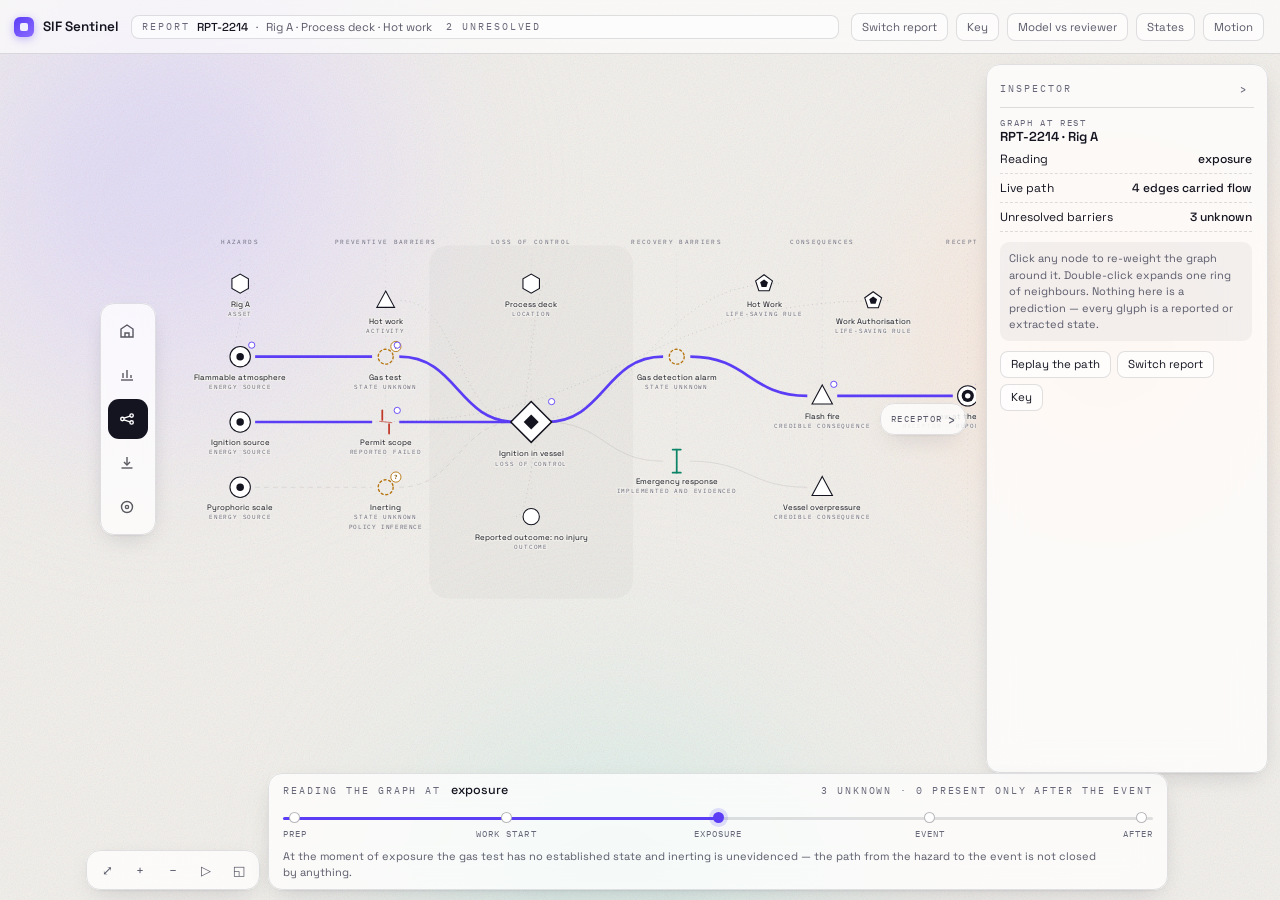
<file: services/frontend/evidence.html>
<!DOCTYPE html>
<html lang="en">
<head>
<meta charset="utf-8" />
<meta name="viewport" content="width=device-width, initial-scale=1" />
<title>SIF Sentinel — Evidence Graph</title>
<link rel="preconnect" href="https://fonts.googleapis.com">
<link rel="preconnect" href="https://fonts.gstatic.com" crossorigin>
<link href="https://fonts.googleapis.com/css2?family=Space+Grotesk:wght@400;500;600;700&family=IBM+Plex+Mono:wght@400;500;600&display=swap" rel="stylesheet">
<style>
:root{
  --paper:#f2f0ec; --ink:#141420; --ink-2:#5a5a6a; --ink-3:#68687a;
  --line:rgba(20,20,32,.13);
  --violet:#5b3df5; --violet-soft:rgba(91,61,245,.10);
  --amber:#b5730b; --teal:#0d8467; --rose:#c0392b;
  --glass:rgba(255,255,255,.76);
  --shadow:0 1px 2px rgba(20,20,40,.05), 0 8px 26px -10px rgba(20,20,40,.22);
  --r:14px;
}
*{box-sizing:border-box}
html,body{height:100%}
body{margin:0;background:var(--paper);color:var(--ink);font-family:'Space Grotesk',system-ui,sans-serif;overflow:hidden;-webkit-font-smoothing:antialiased}
button{font:inherit;color:inherit;border:0;background:none;cursor:pointer;text-align:left}
input,select{font:inherit;color:inherit}
a{color:var(--violet);text-decoration:none} a:hover{color:#3f27c9}
.mono{font-family:'IBM Plex Mono',monospace}
.kicker{font-family:'IBM Plex Mono',monospace;font-size:9.5px;letter-spacing:.2em;text-transform:uppercase;color:var(--ink-3)}
.glass{background:var(--glass);backdrop-filter:blur(18px) saturate(1.5);-webkit-backdrop-filter:blur(18px) saturate(1.5);border:1px solid rgba(255,255,255,.7);box-shadow:var(--shadow);border-radius:var(--r)}
.glass-ring{outline:1px solid var(--line);outline-offset:-1px}
.pill{display:inline-flex;align-items:center;gap:6px;height:28px;flex:none;padding:0 10px;border-radius:8px;border:1px solid var(--line);background:rgba(255,255,255,.6);font-size:11.5px;color:var(--ink-2);white-space:nowrap}
.pill:hover{background:#fff;color:var(--ink)}
.pill.on{background:var(--ink);color:#fff;border-color:var(--ink)}
.pill:focus-visible,.nav:focus-visible,.tbtn:focus-visible{outline:2px solid var(--violet);outline-offset:2px}

#atmos{position:fixed;inset:-10%;z-index:0;pointer-events:none}
.blob{position:absolute;border-radius:50%;filter:blur(72px);opacity:.5}
#b1{width:42vw;height:42vw;left:4%;top:4%;background:radial-gradient(circle at 40% 40%,#c9c2ff,#e8dcff 45%,rgba(240,236,255,0) 70%)}
#b2{width:40vw;height:40vw;right:3%;top:16%;background:radial-gradient(circle at 50% 50%,#ffd9c4,#ffe9dc 45%,rgba(255,245,240,0) 70%)}
#b3{width:44vw;height:44vw;left:30%;bottom:-18%;background:radial-gradient(circle at 50% 50%,#bfe6e0,#d9f0ea 45%,rgba(240,255,250,0) 70%)}
#grain{position:fixed;inset:0;z-index:1;pointer-events:none;opacity:.3;mix-blend-mode:multiply;
  background-image:url("data:image/svg+xml,%3Csvg xmlns='http://www.w3.org/2000/svg' width='160' height='160'%3E%3Cfilter id='n'%3E%3CfeTurbulence type='fractalNoise' baseFrequency='.85' numOctaves='3'/%3E%3C/filter%3E%3Crect width='160' height='160' filter='url(%23n)' opacity='.5'/%3E%3C/svg%3E")}

#shell{position:fixed;inset:0;z-index:2;display:flex;flex-direction:column}
header#top{height:54px;flex:none;display:flex;align-items:center;gap:12px;padding:0 16px 0 14px;background:rgba(255,255,255,.62);backdrop-filter:blur(16px);border-bottom:1px solid var(--line);z-index:40}
.brand{display:flex;align-items:center;gap:9px;flex:none}
.brand .mk{width:20px;height:20px;border-radius:6px;background:linear-gradient(140deg,var(--violet),#8b6bff);box-shadow:0 2px 8px rgba(91,61,245,.35);position:relative}
.brand .mk::after{content:"";position:absolute;inset:6px;border-radius:2px;background:#fff;opacity:.9}
.brand b{font-size:13.5px;font-weight:600}
.crumb{display:flex;align-items:center;gap:8px;min-width:0;flex:1 1 120px;padding:4px 10px;border-radius:8px;border:1px solid var(--line);background:rgba(255,255,255,.6);font-size:11.5px;color:var(--ink-2);white-space:nowrap;overflow:hidden;text-overflow:ellipsis}
.crumb b{font-weight:500;color:var(--ink)}
.hdr-right{margin-left:auto;display:flex;align-items:center;gap:8px;flex:none}
.hdr-right::-webkit-scrollbar{display:none}
.crumb{flex:1 1 auto}

#body{position:relative;flex:1 1 auto;min-height:0;display:flex;flex-direction:column}
#stage{position:relative;flex:1 1 auto;min-height:0;display:flex;align-items:stretch;gap:10px;padding:10px 12px 0 var(--dockgap,78px)}
#canvasWrap{position:relative;flex:1 1 auto;min-width:0;min-height:0;overflow:hidden;border-radius:14px}
#foot{flex:none;display:flex;align-items:flex-end;gap:8px;padding:0 16px 10px var(--dockgap,78px);z-index:33}
#foot #scrub{flex:1 1 auto;min-width:0}

#dock{position:absolute;left:14px;top:50%;transform:translateY(-50%);z-index:36;padding:7px;display:flex;flex-direction:column;gap:4px}
.nav{position:relative;display:flex;align-items:center;gap:10px;height:40px;width:40px;padding:0 11px;border-radius:11px;overflow:hidden;white-space:nowrap;transition:width .32s cubic-bezier(.22,1,.36,1),background .18s;color:inherit}
.nav svg{flex:none;opacity:.7}
.nav span{font-size:12.5px;opacity:0;transition:opacity .2s}
#dock:hover .nav{width:162px}
#dock{transition:none}
#dock:hover .nav span{opacity:1}
.nav:hover{background:rgba(20,20,32,.06)}
.nav.on{background:var(--ink);color:#fff}
.nav.on svg{opacity:1}

/* canvas */
#canvas{position:absolute;inset:0;overflow:hidden;cursor:grab;border-radius:14px}
#canvas.drag{cursor:grabbing}
#g{position:absolute;inset:0;width:100%;height:100%;display:block;touch-action:none}
#overlay{position:absolute;inset:0;pointer-events:none;z-index:20}
#overlay>*{pointer-events:auto}

/* svg vocabulary */
.edge{fill:none;stroke:rgba(20,20,32,.34);transition:opacity .35s,stroke .35s,stroke-width .35s}
.edge.inferred{stroke-dasharray:7 6}
.edge.context{stroke:rgba(20,20,32,.2);stroke-width:1;stroke-dasharray:1.5 5}
.edge.live{stroke:var(--violet)}
.edge.under{opacity:.25}
.edge.dim{opacity:.10}
.edge.lit{stroke:var(--violet);opacity:1}
.elabel{font-family:'IBM Plex Mono',monospace;font-size:9px;letter-spacing:.1em;fill:var(--ink-3);text-transform:uppercase}
.flow{fill:none;stroke:var(--violet);stroke-width:5;stroke-linecap:round;opacity:0}
.flow.run{opacity:.9;animation:flowRun 1.5s cubic-bezier(.4,0,.25,1) forwards}
@keyframes flowRun{from{stroke-dashoffset:var(--len)}to{stroke-dashoffset:0;opacity:0}}

.node{cursor:pointer;transition:opacity .35s}
.node .hit{fill:transparent}
.node .shape{fill:#fff;stroke:var(--ink);stroke-width:1.6;transition:fill .25s,stroke .25s,stroke-width .25s}
.node .ink{fill:var(--ink);transition:fill .25s}
.node .lbl{font-size:11.5px;fill:var(--ink);paint-order:stroke;stroke:rgba(242,240,236,.82);stroke-width:3.5px;stroke-linejoin:round}
.node .sub{font-family:'IBM Plex Mono',monospace;font-size:8.5px;letter-spacing:.14em;text-transform:uppercase;fill:var(--ink-3);paint-order:stroke;stroke:rgba(242,240,236,.8);stroke-width:3px}
.node:hover .shape{stroke-width:2.4}
.node:hover .lbl{fill:#000}
.node.outline{opacity:.3}
.node.silhouette{opacity:.14}
.node.lit .shape{stroke:var(--violet)}
.node.lit .lbl{fill:#2c1a9a}
.node.focus .shape{stroke:var(--violet);stroke-width:2.8}
.node.focus .halo{opacity:1}
.halo{fill:none;stroke:var(--violet);stroke-width:1;opacity:0;transition:opacity .3s}
.node:focus{outline:none}
.node:focus-visible .halo{opacity:1;stroke-dasharray:3 3}
.node.event .shape{stroke-width:2.2}
.node.ghost{opacity:.5}
.node.ghost .shape{stroke-dasharray:4 4;fill:rgba(255,255,255,.5)}
.node.swell .shape{animation:swell .5s cubic-bezier(.22,1,.36,1);transform-box:fill-box;transform-origin:center}
@keyframes swell{0%{transform:scale(1)}45%{transform:scale(1.14)}100%{transform:scale(1)}}
.node.morph .shape,.node.morph .ink,.node.morph .bstate{animation:morph .4s cubic-bezier(.22,1,.36,1);transform-box:fill-box;transform-origin:center}
@keyframes morph{0%{opacity:.2;transform:scale(.8)}100%{opacity:1;transform:scale(1)}}
.node.enter{animation:nodeIn .5s cubic-bezier(.22,1,.36,1) both}
@keyframes nodeIn{from{opacity:0}to{opacity:1}}
@keyframes fadeUp{from{opacity:0;transform:translateY(7px)}to{opacity:1;transform:none}}
.bstate{stroke:var(--ink);stroke-width:2.6;stroke-linecap:round;fill:none;transition:stroke .3s}
.bstate.failed{stroke:var(--rose)}
.bstate.unknown{stroke:var(--amber);stroke-dasharray:3 4;stroke-width:2}
.bstate.late{stroke:var(--amber)}
.bstate.intact{stroke:var(--teal)}
.bstate.bypassed{stroke:var(--rose)}
.satellite{fill:rgba(91,61,245,.13);stroke:var(--violet);stroke-width:1;stroke-dasharray:2 3}
.evAnchor{fill:#fff;stroke:var(--violet);stroke-width:1.3;cursor:pointer;transition:.2s}
.evAnchor:hover{fill:var(--violet)}
.colhead{font-family:'IBM Plex Mono',monospace;font-size:9px;letter-spacing:.22em;text-transform:uppercase;fill:var(--ink-3)}
.colrule{stroke:rgba(20,20,32,.09);stroke-width:1;stroke-dasharray:2 6}
.wingtint{fill:rgba(20,20,32,.022)}

/* floating chrome */
#legend{width:236px}
#legend .lhead{display:none}
#legend .lrow{display:flex;align-items:center;gap:9px;font-size:11px;color:var(--ink-2);padding:2.5px 0}
#legend svg{flex:none}
#legend .grp{margin-top:8px}

#state{position:relative;display:flex;flex-direction:column;align-self:stretch;
  width:clamp(232px,22vw,288px);min-width:232px;max-width:288px;flex:none;
  overflow:hidden;padding:12px 13px;
  transition:background .2s}
#state .shead{display:flex;align-items:center;justify-content:space-between;gap:8px;flex:none;padding-bottom:8px;margin-bottom:9px;border-bottom:1px solid var(--line)}
#state .sbody{flex:1 1 auto;min-height:0;overflow-y:auto;overflow-x:hidden;padding-right:2px}
#state h4{margin:0;font-size:13px;font-weight:600;display:flex;align-items:center;gap:8px;overflow-wrap:anywhere}
#state .kv b{min-width:0;overflow-wrap:anywhere}
#stateToggle{width:22px;height:22px;border-radius:7px;display:grid;place-items:center;color:var(--ink-3);font-size:13px;flex:none;transition:transform .3s,background .18s}
#stateToggle:hover{background:rgba(20,20,32,.07);color:var(--ink)}
#state.min{width:38px;min-width:38px;max-width:38px;padding:10px 7px;cursor:pointer}
#state.min:hover{background:rgba(255,255,255,.92)}
#state.min .sbody{display:none}
#state.min .shead{flex-direction:column-reverse;gap:10px;border:0;padding:0;margin:0}
#state.min .shead .kicker{writing-mode:vertical-rl;letter-spacing:.22em}
#state.min #stateToggle{transform:rotate(180deg)}

#state .role{font-family:'IBM Plex Mono',monospace;font-size:9px;letter-spacing:.18em;text-transform:uppercase;color:var(--ink-3)}
#state .kv{display:flex;justify-content:space-between;gap:12px;padding:6px 0;border-bottom:1px dashed var(--line);font-size:12px;align-items:baseline}
#state .kv b{font-weight:500;text-align:right}
#state .acts{display:flex;gap:6px;flex-wrap:wrap;margin-top:10px}
.tbtn{height:27px;padding:0 10px;border-radius:8px;font-size:11.5px;border:1px solid var(--line);background:rgba(255,255,255,.7)}
.tbtn:hover{background:#fff}
.tbtn.pri{background:var(--ink);color:#fff;border-color:var(--ink)}
.disc{font-size:11px;line-height:1.5;color:var(--ink-2);margin-top:10px;padding:8px 9px;border-radius:9px;background:rgba(20,20,32,.045)}

#scrub{position:relative;padding:8px 14px 9px;max-width:900px}
#scrub .top{display:flex;align-items:baseline;gap:10px;margin-bottom:7px;flex-wrap:wrap}
#scrub .now{font-size:12.5px;font-weight:500}
#scrub .rail{position:relative;height:26px;display:flex;align-items:center}
#scrub .track{position:absolute;left:0;right:0;height:3px;border-radius:2px;background:rgba(20,20,32,.12)}
#scrub .fill{position:absolute;left:0;height:3px;border-radius:2px;background:var(--violet);transition:width .3s cubic-bezier(.22,1,.36,1)}
#scrub .stops{position:relative;display:flex;justify-content:space-between;width:100%}
#scrub .stop{position:relative;display:flex;flex-direction:column;align-items:center;gap:7px;padding-top:0}
#scrub .stop i{width:11px;height:11px;border-radius:50%;background:#fff;border:1.6px solid rgba(20,20,32,.3);transition:.25s;display:block}
#scrub .stop.on i{border-color:var(--violet);background:var(--violet);box-shadow:0 0 0 4px rgba(91,61,245,.16)}
#scrub .stop.exp i{border-style:dashed}
#scrub .stop span{position:absolute;top:16px;font-family:'IBM Plex Mono',monospace;font-size:9px;letter-spacing:.12em;text-transform:uppercase;color:var(--ink-3);white-space:nowrap}
#scrub.disabled{opacity:.55;pointer-events:none}
#scrub .why{font-size:11px;color:var(--ink-2);margin-top:18px;line-height:1.4;text-wrap:pretty}

#gapcard{position:absolute;z-index:34;width:246px;padding:11px 12px;display:none}
#gapcard .why{font-size:10.5px;line-height:1.45;color:var(--ink-2);margin-bottom:9px;max-height:58px;overflow:auto}
#gapcard[data-docked]::before{display:none}
#gapcard[data-docked] .kicker::after{content:" · docked";color:var(--ink-3)}
#gapcard::before{content:"";position:absolute;left:22px;top:-9px;width:1px;height:9px;background:rgba(91,61,245,.5)}
#gapcard.leftOf::before{display:none}
#gapcard.on{display:block;animation:fadeUp .35s cubic-bezier(.22,1,.36,1) both}
#gapcard .q{font-size:12.5px;line-height:1.45;margin:6px 0 10px}

#source{position:absolute;right:0;top:0;bottom:0;width:min(400px,86vw);z-index:44;transform:translateX(102%);visibility:hidden;pointer-events:none;transition:transform .45s cubic-bezier(.22,1,.36,1),visibility 0s linear .45s;padding:16px 18px;overflow:auto;border-radius:16px 0 0 16px}
#source.on{transform:none;visibility:visible;pointer-events:auto;transition:transform .45s cubic-bezier(.22,1,.36,1)}
#source p{font-size:13.5px;line-height:1.75;margin:0 0 12px}
#source mark{background:transparent;border-bottom:2px solid var(--violet);color:inherit;padding-bottom:1px;transition:background .3s}
#source mark.hit{background:rgba(91,61,245,.16);border-radius:3px}
#source .seg{font-size:12px;line-height:1.6;padding:9px 10px;border-radius:10px;background:rgba(13,132,103,.08);border:1px solid rgba(13,132,103,.25);margin-top:6px}

#toolbar{flex:none;padding:5px;display:flex;gap:3px;flex-direction:column;justify-content:center;background:var(--glass);backdrop-filter:blur(18px) saturate(1.5);border:1px solid rgba(255,255,255,.7);box-shadow:var(--shadow);border-radius:var(--r);outline:1px solid var(--line);outline-offset:-1px}
@media (min-width:901px){#toolbar{flex-direction:row;align-items:center;height:40px}}
#toolbar button{width:30px;height:30px;border-radius:8px;display:grid;place-items:center;font-size:13px;color:var(--ink-2)}
#toolbar button:hover{background:rgba(20,20,32,.07);color:var(--ink)}
#toolbar button.on{background:var(--ink);color:#fff}

.wingjump{position:absolute;top:50%;transform:translateY(-50%);z-index:31;display:none;align-items:center;gap:6px;height:32px;padding:0 10px;font-size:15px;color:var(--ink-2)}
.wingjump span{font-family:'IBM Plex Mono',monospace;font-size:9px;letter-spacing:.16em;text-transform:uppercase}
.wingjump.on{display:flex}
.wingjump:hover{color:var(--ink)}
#jumpL{left:10px}#jumpR{right:10px}
#jumpD{left:50%;top:auto;bottom:10px;transform:translateX(-50%)}
#thin{position:absolute;left:50%;top:46%;transform:translate(-50%,-50%);z-index:28;width:330px;padding:16px;text-align:center;display:none}
#thin.on{display:block}
.pop{position:fixed;z-index:70;width:320px;max-height:calc(100vh - 140px);overflow:auto;padding:14px;display:none}
.pop.on{display:block;animation:fadeUp .28s cubic-bezier(.22,1,.36,1) both}
.pop h4{margin:0 0 8px;font-size:13px;font-weight:600}
.pop .prow{display:flex;gap:10px;width:100%;padding:8px;border-radius:9px;font-size:12px;line-height:1.4;border-top:1px dashed var(--line)}
.pop .prow:hover{background:var(--violet-soft)}

body.rm *{animation-duration:.001ms !important;transition-duration:.001ms !important}
@media (prefers-reduced-motion:reduce){*{animation-duration:.001ms !important;transition-duration:.001ms !important}}
@media (max-width:1080px){ #compareBtn,#rmBtn{display:none} }
@media (max-width:900px){
  #dock{top:auto;bottom:14px;left:14px;transform:none;flex-direction:row}
  #dock:hover .nav{width:40px}#dock:hover .nav span{opacity:0}
  #foot{padding:0 10px 10px 10px;flex-direction:column;gap:6px}
  #toolbar{flex-direction:row;justify-content:center}
}
</style>
</head>
<body>
<div id="atmos"><div class="blob" id="b1"></div><div class="blob" id="b2"></div><div class="blob" id="b3"></div></div>
<div id="grain"></div>

<div id="shell">
  <header id="top">
    <div class="brand"><div class="mk"></div><b>SIF Sentinel</b></div>
    <div class="crumb" id="crumb"></div>
    <div class="hdr-right">
      <button class="pill" id="reportBtn">Switch report</button>
      <button class="pill" id="keyBtn">Key</button>
      <button class="pill" id="compareBtn">Model vs reviewer</button>
      <button class="pill" id="statesBtn">States</button>
      <button class="pill" id="rmBtn">Motion</button>
    </div>
  </header>

  <div id="body">
   <div id="stage">
    <div id="canvasWrap">
    <div id="canvas"><svg id="g"></svg></div>
    <div id="overlay"></div>

    <nav id="dock" class="glass glass-ring">
      <a class="nav" href="index.html"><svg width="16" height="16" viewBox="0 0 16 16" fill="none" stroke="currentColor" stroke-width="1.4"><path d="M2 6l6-4 6 4v8H2z"/><path d="M6 14v-4h4v4"/></svg><span>Command Centre</span></a>
      <a class="nav" href="insights.html"><svg width="16" height="16" viewBox="0 0 16 16" fill="none" stroke="currentColor" stroke-width="1.4"><path d="M2 13h12"/><path d="M4 11V6M8 11V3M12 11V8"/></svg><span>Insights</span></a>
      <button class="nav on"><svg width="16" height="16" viewBox="0 0 16 16" fill="none" stroke="currentColor" stroke-width="1.4"><circle cx="3.4" cy="8" r="1.7"/><circle cx="12.6" cy="4.6" r="1.7"/><circle cx="12.6" cy="11.4" r="1.7"/><path d="M5 7.2l6-2M5 8.8l6 2"/></svg><span>Evidence graph</span></button>
      <a class="nav" href="import.html"><svg width="16" height="16" viewBox="0 0 16 16" fill="none" stroke="currentColor" stroke-width="1.4"><path d="M8 2v8"/><path d="M5 7l3 3 3-3"/><path d="M2.5 13h11"/></svg><span>Import</span></a><a class="nav" href="lab.html"><svg width="16" height="16" viewBox="0 0 16 16" fill="none" stroke="currentColor" stroke-width="1.4"><circle cx="8" cy="8" r="5.5"/><circle cx="8" cy="8" r="1.6"/></svg><span>Luck Lab</span></a>
    </nav>


    <button class="wingjump glass glass-ring" id="jumpL" title="Pan to the hazard wing">‹<span>hazards</span></button>
    <button class="wingjump glass glass-ring" id="jumpR" title="Pan to the receptor"><span>receptor</span>›</button>
    <button class="wingjump glass glass-ring" id="jumpD" title="Pan down"><span>more below</span>⌄</button>
    <div id="thin" class="glass glass-ring"></div>
    <div id="gapcard" class="glass glass-ring"></div>
    <div id="source" class="glass"></div>
    </div>
    <div id="state" class="glass glass-ring">
      <div class="shead"><span class="kicker">Inspector</span><button id="stateToggle" title="Collapse panel" aria-label="Collapse inspector">›</button></div>
      <div class="sbody"></div>
    </div>
   </div>

   <footer id="foot">
    <div id="toolbar">
      <button id="tFit" title="Fit graph">⤢</button>
      <button id="tIn" title="Zoom in">+</button>
      <button id="tOut" title="Zoom out">−</button>
      <button id="tFlow" title="Replay the live path">▷</button>
      <button id="tCollapse" title="Collapse expansions">◱</button>
    </div>
    <div id="scrub" class="glass glass-ring"></div>
   </footer>
  </div>
</div>

<div id="legend" class="pop glass glass-ring"></div>
<div id="reportPop" class="pop glass glass-ring"></div>
<div id="statesPop" class="pop glass glass-ring"></div>

<script>
/* ================= data ================= */
const PHASES = ["prep","work start","exposure","event","after"];

let REPORT = {
  id:"RPT-2214", asset:"Rig A", area:"Process deck", activity:"Hot work",
  narrative:[
    {t:"Crews were preparing to cut a redundant branch on the ", m:null},
    {t:"separator vessel", m:"E-VESSEL"},
    {t:" during the day shift. The permit was raised against the adjacent skid, and the ", m:null},
    {t:"scope was not amended when the work moved", m:"E-PERMIT"},
    {t:". A ", m:null},
    {t:"gas test is referenced but no reading, time or instrument appears in the report", m:"E-GAS"},
    {t:". On first cut, ", m:null},
    {t:"a flash was observed inside the vessel", m:"E-EVENT"},
    {t:" and ", m:null},
    {t:"two crew standing at the manway withdrew", m:"E-RECEPTOR"},
    {t:". ", m:null},
    {t:"Deluge was not activated; the fire self-extinguished", m:"E-FIRE"},
    {t:". No injuries were reported.", m:null}
  ]
};

/* barrier states across the scrub: intact | failed | unknown | late | bypassed | absent */
let NODES = [
  {id:"A-RIG", type:"asset", col:0, row:-1.12, label:"Rig A", sub:"asset", ctx:true,
   detail:"Authorized asset. Opens the fleet graph — the same grammar with report counts on the edges."},
  {id:"A-DECK", type:"asset", col:2, row:-1.12, label:"Process deck", sub:"location", ctx:true,
   detail:"Reported location within the asset. Context only — it carries no causal flow."},
  {id:"ACT", type:"activity", col:1, row:-0.86, label:"Hot work", sub:"activity", ctx:true,
   detail:"Activity extracted from the task description. Expanding shows every hazard associated with hot work across the corpus as ghost nodes."},
  {id:"R-HW", type:"rule", col:3.6, row:-1.12, label:"Hot Work", sub:"life-saving rule", ctx:true,
   detail:"Relevant rule — relevance is not violation. Focus highlights only the nodes that made it relevant."},
  {id:"R-WA", type:"rule", col:4.35, row:-0.86, label:"Work Authorisation", sub:"life-saving rule", ctx:true,
   detail:"Relevant rule — relevance is not violation."},

  {id:"H-ATM", type:"hazard", col:0, row:0, label:"Flammable atmosphere", sub:"energy source", support:3,
   detail:"Hydrocarbon vapour inside the vessel. Supported by the narrative and the gas-test reference."},
  {id:"H-IGN", type:"hazard", col:0, row:1, label:"Ignition source", sub:"energy source", support:3,
   detail:"Cutting equipment in use at the joint. Directly described in the source."},
  {id:"H-PYR", type:"hazard", col:0, row:2, label:"Pyrophoric scale", sub:"energy source", support:1,
   detail:"Inferred by policy from the service history — not stated in this report."},

  {id:"B-GAS", type:"barrier", col:1, row:0, label:"Gas test", sub:"preventive barrier", support:2,
   states:{prep:"unknown","work start":"unknown",exposure:"unknown",event:"unknown",after:"late"},
   gap:{q:"Was the atmosphere tested, and at what time, before the first cut?",
        why:"A gas test is referenced but no reading, time or instrument appears in any supplied source. Until that is established the barrier state is unknown — it is not 'absent' and not 'failed'."},
   detail:"Named in the source. No reading, time or instrument is evidenced, so the state stays unknown at every moment before the event."},
  {id:"B-PERMIT", type:"barrier", col:1, row:1, label:"Permit scope", sub:"preventive barrier", support:3,
   states:{prep:"intact","work start":"failed",exposure:"failed",event:"failed",after:"failed"},
   detail:"The permit was raised against the adjacent skid and was not amended when the work moved. Reported as failed from work start."},
  {id:"B-INERT", type:"barrier", col:1, row:2, label:"Inerting", sub:"preventive barrier", support:1,
   states:{prep:"unknown","work start":"unknown",exposure:"unknown",event:"unknown",after:"unknown"},
   gap:{q:"Was the vessel inerted or purged before hot work began?",
        why:"No purge, inert gas or vessel-preparation step appears anywhere in the supplied source."},
   detail:"No evidence located in the source. Drawn as a hole, not as an absent barrier."},

  {id:"EVENT", type:"event", col:2, row:1, label:"Ignition in vessel", sub:"loss of control", support:3,
   detail:"The reported loss of control. Both wings are read from this node: what could have started it on the left, what it could have become on the right."},

  {id:"B-DET", type:"barrier", col:3, row:0, label:"Gas detection alarm", sub:"recovery barrier", support:2,
   states:{prep:"unknown","work start":"unknown",exposure:"unknown",event:"late",after:"late"},
   detail:"Alarm activation is described after the flash. A barrier that only exists after the event is drawn behind it."},
  {id:"B-ER", type:"barrier", col:3, row:1.6, label:"Emergency response", sub:"recovery barrier", support:3,
   states:{prep:"intact","work start":"intact",exposure:"intact",event:"intact",after:"intact"},
   detail:"Muster and response described and evidenced. Reported as implemented throughout."},

  {id:"C-FIRE", type:"consequence", col:4, row:0.6, label:"Flash fire", sub:"credible consequence", support:3,
   detail:"Described in the source. This is the consequence the reported path actually reached."},
  {id:"C-OVER", type:"consequence", col:4, row:2, label:"Vessel overpressure", sub:"credible consequence", support:1,
   detail:"Credible from the mechanism but not reported. Drawn thin: no evidence places it on this path."},

  {id:"RECEPTOR", type:"receptor", col:5, row:0.6, label:"2 crew at the manway", sub:"receptor · reported exposed", support:3,
   detail:"The people the source places within the exposure area. Only paths that reached a person are shown when this node is focused."},
  {id:"OUTCOME", type:"outcome", col:2, row:2.45, label:"Reported outcome: no injury", sub:"outcome", ctx:true,
   detail:"The reported outcome is recorded separately from the credible consequences. A no-injury outcome does not weaken the mechanism."}
];

let EDGES = [
  {from:"H-ATM", to:"EVENT", via:"B-GAS", kind:"causal", support:3, live:true},
  {from:"H-IGN", to:"EVENT", via:"B-PERMIT", kind:"causal", support:3, live:true},
  {from:"H-PYR", to:"EVENT", via:"B-INERT", kind:"inferred", support:1, label:"policy inference"},
  {from:"EVENT", to:"C-FIRE", via:"B-DET", kind:"causal", support:3, live:true},
  {from:"EVENT", to:"C-OVER", via:"B-ER", kind:"causal", support:1},
  {from:"C-FIRE", to:"RECEPTOR", kind:"causal", support:3, live:true},
  {from:"A-RIG", to:"H-ATM", kind:"context"},
  {from:"A-DECK", to:"EVENT", kind:"context"},
  {from:"ACT", to:"EVENT", kind:"context"},
  {from:"R-HW", to:"EVENT", kind:"context"},
  {from:"R-WA", to:"B-PERMIT", kind:"context"},
  {from:"EVENT", to:"OUTCOME", kind:"context"}
];

let EVIDENCE = [
  {id:"E-GAS", on:"B-GAS", quote:"gas test is referenced but no reading, time or instrument appears"},
  {id:"E-PERMIT", on:"B-PERMIT", quote:"scope was not amended when the work moved"},
  {id:"E-EVENT", on:"EVENT", quote:"a flash was observed inside the vessel"},
  {id:"E-RECEPTOR", on:"RECEPTOR", quote:"two crew standing at the manway withdrew"},
  {id:"E-FIRE", on:"C-FIRE", quote:"Deluge was not activated; the fire self-extinguished"},
  {id:"E-VESSEL", on:"H-ATM", quote:"separator vessel"}
];

/* second opinion: model said one thing, reviewer another */
let DISAGREE = {"B-GAS":{model:"absent", reviewer:"unknown", reason:"narrative does not establish absence"}};

/* fleet-scale graph, identical grammar */
const FLEET = {
  nodes:[
    {id:"F-PRES", type:"hazard", col:0, row:0, label:"Stored pressure", sub:"energy source · 41 reports", support:3, detail:"Aggregated across the authorized fleet. Counts are distinct reports."},
    {id:"F-ELEC", type:"hazard", col:0, row:1, label:"Electrical energy", sub:"energy source · 33 reports", support:3, detail:"Aggregated hazard across the fleet."},
    {id:"F-SUS", type:"hazard", col:0, row:2, label:"Suspended load", sub:"energy source · 27 reports", support:2, detail:"Aggregated hazard across the fleet."},
    {id:"F-ISO", type:"barrier", col:1, row:0, label:"Isolation", sub:"barrier · not verified in 14", support:3, states:{prep:"unknown","work start":"unknown",exposure:"unknown",event:"unknown",after:"unknown"}, detail:"Isolation named but verification not evidenced in 14 of 41 reports."},
    {id:"F-PERM", type:"barrier", col:1, row:1, label:"Permit control", sub:"barrier · failed in 9", support:3, states:{prep:"intact","work start":"failed",exposure:"failed",event:"failed",after:"failed"}, detail:"Reported as failed in 9 distinct reports."},
    {id:"F-EXCL", type:"barrier", col:1, row:2, label:"Exclusion zone", sub:"barrier · after event in 11", support:2, states:{prep:"unknown","work start":"unknown",exposure:"unknown",event:"late",after:"late"}, detail:"Established only after the load movement in 11 distinct reports."},
    {id:"F-EVENT", type:"event", col:2, row:1, label:"Loss of control", sub:"101 distinct reports", support:3, detail:"Every report in the current filter that reached a loss-of-control description."},
    {id:"F-ER", type:"barrier", col:3, row:1, label:"Emergency response", sub:"recovery · evidenced in 62", support:3, states:{prep:"intact","work start":"intact",exposure:"intact",event:"intact",after:"intact"}, detail:"Response described and evidenced in 62 reports."},
    {id:"F-ELEC-C", type:"consequence", col:4, row:0.4, label:"Electrocution", sub:"credible · 7 reports", support:2, detail:"Credible consequence recorded in 7 distinct reports."},
    {id:"F-FIRE", type:"consequence", col:4, row:1.6, label:"Fire or flash", sub:"credible · 18 reports", support:3, detail:"Credible consequence recorded in 18 distinct reports."},
    {id:"F-PPL", type:"receptor", col:5, row:1, label:"Person in exposure area", sub:"receptor · 44 reports", support:3, detail:"Reports that place a person inside the exposure area."},
    {id:"F-A", type:"asset", col:0, row:-1.3, label:"Rig A · Rig C · Rig F", sub:"assets in view", ctx:true, detail:"Assets contributing to this aggregate. Click a single asset to return to its report graph."}
  ],
  edges:[
    {from:"F-PRES", to:"F-EVENT", via:"F-ISO", kind:"causal", support:3, live:true, label:"14 reports"},
    {from:"F-ELEC", to:"F-EVENT", via:"F-PERM", kind:"causal", support:3, label:"9 reports"},
    {from:"F-SUS", to:"F-EVENT", via:"F-EXCL", kind:"causal", support:2, label:"11 reports"},
    {from:"F-EVENT", to:"F-ELEC-C", kind:"causal", support:2, label:"7 reports"},
    {from:"F-EVENT", to:"F-FIRE", via:"F-ER", kind:"causal", support:3, live:true, label:"18 reports"},
    {from:"F-FIRE", to:"F-PPL", kind:"causal", support:3, live:true, label:"44 reports"},
    {from:"F-A", to:"F-PRES", kind:"context"}
  ]
};

/* one ring of neighbours per node, from the wider knowledge graph */
let RING = {
  "ACT":[{label:"Confined space", type:"hazard"},{label:"Manual handling", type:"hazard"},{label:"Dropped object", type:"hazard"}],
  "H-ATM":[{label:"Purge records", type:"barrier"},{label:"Draining", type:"barrier"}],
  "B-GAS":[{label:"Detector calibration", type:"barrier"},{label:"Competency", type:"barrier"}],
  "EVENT":[{label:"6 similar events", type:"event"},{label:"Vessel entry", type:"activity"}],
  "C-FIRE":[{label:"Escalation to deck", type:"consequence"}],
  "RECEPTOR":[{label:"Adjacent crew", type:"receptor"}]
};


/* ================= case registry ================= */
const CASES = {
  "RPT-2214": {meta:REPORT, nodes:NODES, edges:EDGES, evidence:EVIDENCE, disagree:DISAGREE, ring:RING},

  "RPT-2140": {
    meta:{id:"RPT-2140", asset:"Moran", area:"Pipeline right of way", activity:"Vehicle movement",
      narrative:[
        {t:"A tipper was repositioning at the ", m:null},
        {t:"pipeline right of way while a three-person crew worked at the trench", m:"E2-CREW"},
        {t:". ", m:null},
        {t:"No spotter or banksman was posted for the manoeuvre", m:"E2-SPOT"},
        {t:". The ", m:null},
        {t:"segregation barrier had been moved earlier in the shift and not reinstated", m:"E2-SEG"},
        {t:". ", m:null},
        {t:"The vehicle reversed to within a metre of the crew before a worker shouted", m:"E2-EVENT"},
        {t:". The driver stopped; no contact occurred and no injuries were reported."}
      ]},
    nodes:[
      {id:"A2", type:"asset", col:0, row:-1.12, label:"Moran", sub:"asset", ctx:true, detail:"Authorized asset. Opens the fleet graph."},
      {id:"ACT2", type:"activity", col:1, row:-0.86, label:"Vehicle movement", sub:"activity", ctx:true, detail:"Activity extracted from the task description."},
      {id:"R2", type:"rule", col:3.8, row:-1.12, label:"Vehicle Safety", sub:"life-saving rule", ctx:true, detail:"Relevant rule — relevance is not violation."},
      {id:"H2-PLANT", type:"hazard", col:0, row:0, label:"Mobile plant", sub:"energy source", support:3, detail:"A loaded tipper manoeuvring in a shared work area. Directly described."},
      {id:"H2-VIS", type:"hazard", col:0, row:1.2, label:"Restricted visibility", sub:"energy source", support:2, detail:"Reversing with the trench behind the vehicle; supported by the described geometry."},
      {id:"B2-SPOT", type:"barrier", col:1, row:0, label:"Spotter", sub:"preventive barrier", support:3,
        states:{prep:"absent","work start":"absent",exposure:"absent",event:"absent",after:"intact"},
        detail:"No spotter is described at any point before the manoeuvre. Reported absent, not unknown — the source states it."},
      {id:"B2-SEG", type:"barrier", col:1, row:1.2, label:"Segregation barrier", sub:"preventive barrier", support:3,
        states:{prep:"intact","work start":"failed",exposure:"failed",event:"failed",after:"failed"},
        detail:"Moved earlier in the shift and not reinstated."},
      {id:"B2-ALARM", type:"barrier", col:1, row:2.3, label:"Reversing alarm", sub:"preventive barrier", support:1,
        states:{prep:"unknown","work start":"unknown",exposure:"unknown",event:"unknown",after:"unknown"},
        gap:{q:"Was the reversing alarm audible and working at the time of the manoeuvre?",
             why:"The alarm is not mentioned in the narrative. Its state cannot be read as working or failed."},
        detail:"Not mentioned in the source. Drawn as a hole rather than assumed present."},
      {id:"EV2", type:"event", col:2, row:1, label:"Vehicle enters crew work area", sub:"loss of control", support:3,
        detail:"The reported loss of control: the vehicle crossed into the area occupied by the crew."},
      {id:"B2-STOP", type:"barrier", col:3, row:1, label:"Verbal stop", sub:"recovery barrier", support:3,
        states:{prep:"unknown","work start":"unknown",exposure:"intact",event:"intact",after:"intact"},
        detail:"A worker shouted and the driver stopped. Reported as effective, evidenced in the narrative."},
      {id:"C2-CRUSH", type:"consequence", col:4, row:0.5, label:"Crush injury", sub:"credible consequence", support:3, detail:"Credible from the described geometry and vehicle mass."},
      {id:"C2-TRENCH", type:"consequence", col:4, row:1.8, label:"Trench collapse", sub:"credible consequence", support:1, detail:"Credible if the vehicle had reached the trench edge. Not reported."},
      {id:"RCPT2", type:"receptor", col:5, row:0.5, label:"3-person trench crew", sub:"receptor · reported exposed", support:3, detail:"The people the source places inside the swept path."},
      {id:"OUT2", type:"outcome", col:2, row:2.45, label:"Reported outcome: no contact", sub:"outcome", ctx:true, detail:"The outcome is recorded separately from the credible consequences. No contact does not weaken the mechanism."}
    ],
    edges:[
      {from:"H2-PLANT", to:"EV2", via:"B2-SPOT", kind:"causal", support:3, live:true},
      {from:"H2-VIS", to:"EV2", via:"B2-SEG", kind:"causal", support:3, live:true},
      {from:"H2-PLANT", to:"EV2", via:"B2-ALARM", kind:"inferred", support:1},
      {from:"EV2", to:"C2-CRUSH", via:"B2-STOP", kind:"causal", support:3, live:true},
      {from:"EV2", to:"C2-TRENCH", kind:"causal", support:1},
      {from:"C2-CRUSH", to:"RCPT2", kind:"causal", support:3, live:true},
      {from:"A2", to:"H2-PLANT", kind:"context"},
      {from:"ACT2", to:"EV2", kind:"context"},
      {from:"R2", to:"EV2", kind:"context"},
      {from:"EV2", to:"OUT2", kind:"context"}
    ],
    evidence:[
      {id:"E2-SPOT", on:"B2-SPOT", quote:"No spotter or banksman was posted for the manoeuvre"},
      {id:"E2-SEG", on:"B2-SEG", quote:"segregation barrier had been moved earlier in the shift and not reinstated"},
      {id:"E2-EVENT", on:"EV2", quote:"The vehicle reversed to within a metre of the crew before a worker shouted"},
      {id:"E2-CREW", on:"RCPT2", quote:"pipeline right of way while a three-person crew worked at the trench"}
    ],
    disagree:{"B2-SPOT":{model:"unknown", reviewer:"absent", reason:"the narrative states no spotter was posted"}},
    ring:{"ACT2":[{label:"Reversing manoeuvres", type:"hazard"},{label:"Laydown traffic", type:"hazard"}],
          "B2-SPOT":[{label:"Banksman competency", type:"barrier"}],
          "EV2":[{label:"9 similar events", type:"event"}]}
  },

  "RPT-2189": {
    meta:{id:"RPT-2189", asset:"Naharkatiya", area:"Wellhead switchroom", activity:"Maintenance",
      narrative:[
        {t:"A technician attended a ", m:null},
        {t:"motor starter fault in the wellhead switchroom", m:"E3-TASK"},
        {t:". An ", m:null},
        {t:"isolation certificate is referenced in the report", m:"E3-ISO"},
        {t:", but ", m:null},
        {t:"no verification or test-for-dead step is described", m:"E3-VERIFY"},
        {t:". ", m:null},
        {t:"The panel was opened and the fault was cleared without incident", m:"E3-EVENT"},
        {t:". The permit was closed in the same shift."}
      ]},
    nodes:[
      {id:"A3", type:"asset", col:0, row:-1.12, label:"Naharkatiya", sub:"asset", ctx:true, detail:"Authorized asset. Opens the fleet graph."},
      {id:"ACT3", type:"activity", col:1, row:-0.86, label:"Maintenance", sub:"activity", ctx:true, detail:"Activity extracted from the task description."},
      {id:"R3", type:"rule", col:3.8, row:-1.12, label:"Energy Isolation", sub:"life-saving rule", ctx:true, detail:"Relevant rule — relevance is not violation."},
      {id:"H3-ELEC", type:"hazard", col:0, row:0.2, label:"Electrical energy", sub:"energy source", support:3, detail:"A live motor starter circuit. Directly described."},
      {id:"H3-STORED", type:"hazard", col:0, row:1.4, label:"Stored energy", sub:"energy source", support:1, detail:"Capacitive stored energy inferred by policy for this equipment class — not stated in the report."},
      {id:"B3-ISO", type:"barrier", col:1, row:0.2, label:"Isolation", sub:"preventive barrier", support:3,
        states:{prep:"intact","work start":"intact",exposure:"intact",event:"intact",after:"intact"},
        detail:"An isolation certificate is referenced and attached. The isolation itself is evidenced."},
      {id:"B3-VER", type:"barrier", col:1, row:1.4, label:"Test for dead", sub:"preventive barrier", support:2,
        states:{prep:"unknown","work start":"unknown",exposure:"unknown",event:"unknown",after:"unknown"},
        gap:{q:"Was the circuit proved dead, by whom, and with what instrument?",
             why:"Isolation is evidenced but verification is not described anywhere in the source. Isolation named is not isolation verified."},
        detail:"No verification step appears in the source. The state stays unknown at every moment."},
      {id:"EV3", type:"event", col:2, row:0.8, label:"Contact with live conductor", sub:"loss of control · candidate", support:2,
        detail:"A candidate loss of control: it did not occur, but the evidence does not establish that it could not have."},
      {id:"B3-PPE", type:"barrier", col:3, row:0.8, label:"Arc-rated protection", sub:"recovery barrier", support:2,
        states:{prep:"intact","work start":"intact",exposure:"intact",event:"intact",after:"intact"},
        detail:"Arc-rated clothing described as worn."},
      {id:"C3-SHOCK", type:"consequence", col:4, row:0.2, label:"Electric shock", sub:"credible consequence", support:2, detail:"Credible from the energy source and the task."},
      {id:"C3-ARC", type:"consequence", col:4, row:1.5, label:"Arc flash", sub:"credible consequence", support:1, detail:"Credible for this equipment class. Not reported."},
      {id:"RCPT3", type:"receptor", col:5, row:0.2, label:"1 technician", sub:"receptor · reported exposed", support:3, detail:"The person the source places at the open panel."},
      {id:"OUT3", type:"outcome", col:2, row:2.3, label:"Reported outcome: fault cleared, no injury", sub:"outcome", ctx:true, detail:"A clean outcome does not establish that the verification step happened."}
    ],
    edges:[
      {from:"H3-ELEC", to:"EV3", via:"B3-ISO", kind:"causal", support:3, live:true},
      {from:"H3-ELEC", to:"EV3", via:"B3-VER", kind:"causal", support:2, live:true},
      {from:"H3-STORED", to:"EV3", kind:"inferred", support:1},
      {from:"EV3", to:"C3-SHOCK", via:"B3-PPE", kind:"causal", support:2, live:true},
      {from:"EV3", to:"C3-ARC", kind:"causal", support:1},
      {from:"C3-SHOCK", to:"RCPT3", kind:"causal", support:2, live:true},
      {from:"A3", to:"H3-ELEC", kind:"context"},
      {from:"ACT3", to:"EV3", kind:"context"},
      {from:"R3", to:"EV3", kind:"context"},
      {from:"EV3", to:"OUT3", kind:"context"}
    ],
    evidence:[
      {id:"E3-ISO", on:"B3-ISO", quote:"isolation certificate is referenced in the report"},
      {id:"E3-VERIFY", on:"B3-VER", quote:"no verification or test-for-dead step is described"},
      {id:"E3-EVENT", on:"EV3", quote:"The panel was opened and the fault was cleared without incident"},
      {id:"E3-TASK", on:"H3-ELEC", quote:"motor starter fault in the wellhead switchroom"}
    ],
    disagree:{"B3-VER":{model:"absent", reviewer:"unknown", reason:"narrative does not establish absence"}},
    ring:{"B3-VER":[{label:"Proving unit checks", type:"barrier"},{label:"Competency record", type:"barrier"}],
          "ACT3":[{label:"Panel entry", type:"activity"}],
          "EV3":[{label:"14 similar patterns", type:"event"}]}
  },

  "RPT-2104": {
    meta:{id:"RPT-2104", asset:"Block SY-03", area:"Main deck", activity:"Personnel transfer",
      narrative:[
        {t:"A personnel basket transfer to the supply vessel continued after the ", m:null},
        {t:"recorded wind speed exceeded the stated transfer limit", m:"E4-WIND"},
        {t:". The ", m:null},
        {t:"transfer procedure requires a stop at the limit; no stop is described", m:"E4-PROC"},
        {t:". ", m:null},
        {t:"Three persons were in the basket when it swung against the vessel rail", m:"E4-EVENT"},
        {t:". ", m:null},
        {t:"Harnesses were reported worn; anchor arrangement is not described", m:"E4-HARNESS"},
        {t:". The transfer was completed and the crew reported no injuries."}
      ]},
    nodes:[
      {id:"A4", type:"asset", col:0, row:-1.12, label:"Block SY-03", sub:"asset", ctx:true, detail:"Authorized offshore asset. Opens the fleet graph."},
      {id:"ACT4", type:"activity", col:1, row:-0.86, label:"Personnel transfer", sub:"activity", ctx:true, detail:"Activity extracted from the task description."},
      {id:"R4", type:"rule", col:3.8, row:-1.12, label:"Working at Height", sub:"life-saving rule", ctx:true, detail:"Relevant rule — relevance is not violation."},
      {id:"H4-HEIGHT", type:"hazard", col:0, row:0.2, label:"Fall from height", sub:"energy source", support:3, detail:"Suspended personnel basket over water and deck. Directly described."},
      {id:"H4-WIND", type:"hazard", col:0, row:1.5, label:"Environmental limit exceeded", sub:"energy source", support:3, detail:"Recorded wind speed above the stated transfer limit."},
      {id:"B4-LIMIT", type:"barrier", col:1, row:0.2, label:"Wind-limit stop", sub:"preventive barrier", support:3,
        states:{prep:"intact","work start":"intact",exposure:"failed",event:"failed",after:"failed"},
        detail:"The procedure requires a stop at the limit. No stop is described — reported as failed from the moment the limit was passed."},
      {id:"B4-ARREST", type:"barrier", col:1, row:1.5, label:"Fall arrest", sub:"preventive barrier", support:2,
        states:{prep:"unknown","work start":"unknown",exposure:"unknown",event:"unknown",after:"unknown"},
        gap:{q:"What were the harnesses attached to during the transfer?",
             why:"Harnesses are reported worn, but no anchor point or arrangement is described. Worn is not attached."},
        detail:"Worn but unattached is indistinguishable from worn and attached in this source, so the state stays unknown."},
      {id:"EV4", type:"event", col:2, row:0.9, label:"Uncontrolled basket movement", sub:"loss of control", support:3,
        detail:"The reported loss of control: the basket swung against the vessel rail with persons aboard."},
      {id:"B4-RESCUE", type:"barrier", col:3, row:0.4, label:"Man-overboard response", sub:"recovery barrier", support:2,
        states:{prep:"intact","work start":"intact",exposure:"intact",event:"intact",after:"intact"},
        detail:"Standby vessel on station throughout, described in the source."},
      {id:"B4-BRIEF", type:"barrier", col:3, row:1.8, label:"Transfer brief", sub:"recovery barrier", support:1,
        states:{prep:"unknown","work start":"unknown",exposure:"unknown",event:"late",after:"late"},
        detail:"A re-brief is described after the transfer. A barrier that only exists after the event is drawn behind it."},
      {id:"C4-FALL", type:"consequence", col:4, row:0.3, label:"Fall to sea", sub:"credible consequence", support:3, detail:"Credible from the described geometry and the failed limit."},
      {id:"C4-CRUSH", type:"consequence", col:4, row:1.6, label:"Crush against rail", sub:"credible consequence", support:3, detail:"Described contact with the vessel rail."},
      {id:"RCPT4", type:"receptor", col:5, row:0.9, label:"3 persons in basket", sub:"receptor · reported exposed", support:3, detail:"The people the source places in the basket during the transfer."},
      {id:"OUT4", type:"outcome", col:2, row:2.35, label:"Reported outcome: transfer completed, no injury", sub:"outcome", ctx:true, detail:"Completion without injury does not establish that the limit control worked."}
    ],
    edges:[
      {from:"H4-HEIGHT", to:"EV4", via:"B4-ARREST", kind:"causal", support:2, live:true},
      {from:"H4-WIND", to:"EV4", via:"B4-LIMIT", kind:"causal", support:3, live:true},
      {from:"EV4", to:"C4-FALL", via:"B4-RESCUE", kind:"causal", support:3, live:true},
      {from:"EV4", to:"C4-CRUSH", via:"B4-BRIEF", kind:"causal", support:3},
      {from:"C4-FALL", to:"RCPT4", kind:"causal", support:3, live:true},
      {from:"A4", to:"H4-HEIGHT", kind:"context"},
      {from:"ACT4", to:"EV4", kind:"context"},
      {from:"R4", to:"EV4", kind:"context"},
      {from:"EV4", to:"OUT4", kind:"context"}
    ],
    evidence:[
      {id:"E4-WIND", on:"H4-WIND", quote:"recorded wind speed exceeded the stated transfer limit"},
      {id:"E4-PROC", on:"B4-LIMIT", quote:"transfer procedure requires a stop at the limit; no stop is described"},
      {id:"E4-EVENT", on:"EV4", quote:"Three persons were in the basket when it swung against the vessel rail"},
      {id:"E4-HARNESS", on:"B4-ARREST", quote:"Harnesses were reported worn; anchor arrangement is not described"}
    ],
    disagree:{},
    ring:{"B4-LIMIT":[{label:"Limit authority", type:"barrier"},{label:"Weather log", type:"barrier"}],
          "ACT4":[{label:"Crane transfers", type:"activity"}],
          "RCPT4":[{label:"Deck crew", type:"receptor"}]}
  }
};

const REPORT_ALIASES = {
  "OIL-2025-0147": "RPT-2104",
  "OIL-2025-0163": "RPT-2189",
  "OIL-2025-0178": "RPT-2214",
  "OIL-2025-0191": "RPT-2214",
  "OIL-2025-0203": "RPT-2140",
  "OIL-2025-0215": "RPT-2189",
  "OIL-2025-0228": "RPT-2189",
  "OIL-2025-0234": "RPT-2140",
  "OIL-2025-0247": "RPT-2189",
  "OIL-2025-0259": "RPT-2104",
};

const CASE_LIST = [
  {id:"RPT-2214", site:"Naharkatiya / Rig", line:"Hot work · lifting & ignition in vessel", flag:"2 unresolved barriers"},
  {id:"RPT-2140", site:"Moran / Jorhat", line:"Vehicle movement · crew in swept path", flag:"1 unresolved barrier"},
  {id:"RPT-2189", site:"Duliajan / Geleki", line:"Maintenance · electrical & pressure isolation", flag:"1 unresolved barrier"},
  {id:"RPT-2104", site:"Rupsi / Block SY", line:"Working at height · wind limit & fall arrest", flag:"1 unresolved barrier"}
];

function loadCase(id){
  let targetId = id;
  if (REPORT_ALIASES[id]) targetId = REPORT_ALIASES[id];
  const c = CASES[targetId] || CASES["RPT-2214"];
  S.caseId = targetId;
  REPORT = JSON.parse(JSON.stringify(c.meta));
  if (id && id !== targetId) REPORT.id = id;
  NODES = c.nodes; EDGES = c.edges; EVIDENCE = c.evidence; DISAGREE = c.disagree || {}; RING = c.ring || {};
  S.scale = "report"; S.focus = null; S.rep = null; S.answered = {}; S.stale = new Set();
  S.expanded.clear(); ghostNodes = []; ghostEdges = []; S.thin = "full"; S.phase = 2;
  $("#source").classList.remove("on");
  try { history.replaceState(null, "", location.pathname + "?report=" + id); } catch(e){}
  renderCrumb(); build(); renderScrub(); fit(false); setTimeout(replayFlow, 420);
}

const THIN_STATES = {
  full:null,
  nohazard:{t:"No hazard extracted", b:"The source does not name an energy source, so the left wing has no geometry. The event node stands alone — nothing is inferred from keywords."},
  failed:{t:"Analysis failed", b:"Extraction did not complete for this report: the attachment could not be read. No graph is drawn, and this is not a finding of “no hazard”."},
  notiming:{t:"Timing unsupported", b:"No moment can be placed on any barrier, so the scrubber is disabled and barriers sit unplaced above the wing rather than on the edges they would guard."},
  minor:{t:"Nothing serious reported", b:"One thin supported edge, a small event node and no receptor reached. Thin geometry is the honest rendering of thin evidence."}
};

/* ================= state ================= */
const S = {
  caseId:"RPT-2214", scale:"report", phase:2, focus:null, expanded:new Set(), compare:false,
  thin:"full", answered:{}, stale:new Set(), pinnedEvidence:null
};
let T = {k:1, x:0, y:0};

const $ = s => document.querySelector(s);
const SVGNS = "http://www.w3.org/2000/svg";
const mk = (t,a={}) => { const e = document.createElementNS(SVGNS,t); for (const k in a) e.setAttribute(k, a[k]); return e; };
const G = () => S.scale === "fleet" ? FLEET : {nodes:NODES, edges:EDGES};
const nodeById = id => G().nodes.find(n=>n.id===id) || ghostNodes.find(n=>n.id===id);
const phaseName = () => PHASES[S.phase];
const bstate = n => {
  if (!n.states) return null;
  if (S.answered[n.id]) return S.answered[n.id];
  return n.states[phaseName()];
};
const STATE_WORD = {intact:"implemented and evidenced", failed:"reported failed", unknown:"state unknown", late:"implemented after the event", bypassed:"reported bypassed", absent:"reported absent"};
const SUPPORT_WORD = {3:"strongly supported", 2:"supported", 1:"weakly supported"};
const ROLE_WORD = {hazard:"hazard", barrier:"barrier", event:"loss-of-control event", consequence:"credible consequence", receptor:"receptor", outcome:"reported outcome", activity:"activity", asset:"asset", rule:"life-saving rule"};

let ghostNodes = [], ghostEdges = [];

/* ================= layout ================= */
const CW = 214, RH = 96, X0 = 120, Y0 = 210;
let VERT = false;
function pos(col, row){
  return VERT ? [Y0 + row*150, 110 + col*150] : [X0 + col*CW, Y0 + row*RH];
}
function nodePos(n){ return pos(n.col, n.row); }

/* ================= glyphs ================= */
function glyph(type, size){
  const g = mk("g");
  const s = size || 1;
  if (type === "hazard"){
    g.appendChild(mk("circle",{class:"shape", r:15*s}));
    g.appendChild(mk("circle",{class:"ink", r:5.5*s}));
  } else if (type === "event"){
    g.appendChild(mk("path",{class:"shape", d:`M0 ${-30*s}L${30*s} 0L0 ${30*s}L${-30*s} 0Z`}));
    g.appendChild(mk("path",{class:"ink", d:`M0 ${-11*s}L${11*s} 0L0 ${11*s}L${-11*s} 0Z`}));
  } else if (type === "consequence"){
    g.appendChild(mk("path",{class:"shape", d:`M0 ${-16*s}L${15*s} ${12*s}L${-15*s} ${12*s}Z`}));
  } else if (type === "receptor"){
    g.appendChild(mk("circle",{class:"shape", r:15*s}));
    g.appendChild(mk("circle",{class:"ink", r:9*s}));
    g.appendChild(mk("circle",{class:"shape", r:4*s, style:"fill:#fff;stroke:none"}));
  } else if (type === "outcome"){
    g.appendChild(mk("circle",{class:"shape", r:12*s, style:"stroke-dasharray:none"}));
  } else if (type === "activity"){
    g.appendChild(mk("path",{class:"shape", d:`M0 ${-14*s}L${13*s} ${10*s}L${-13*s} ${10*s}Z`}));
  } else if (type === "asset"){
    g.appendChild(mk("path",{class:"shape", d:hexPath(14*s)}));
  } else if (type === "rule"){
    g.appendChild(mk("path",{class:"shape", d:pentPath(13*s)}));
    g.appendChild(mk("path",{class:"ink", d:pentPath(6*s)}));
  } else if (type === "barrier"){
    g.appendChild(mk("g",{class:"barrierGlyph"}));
  }
  return g;
}
function hexPath(r){
  let d = "";
  for (let i=0;i<6;i++){ const a = Math.PI/180*(60*i-30); d += (i?"L":"M") + (r*Math.cos(a)).toFixed(2) + " " + (r*Math.sin(a)).toFixed(2); }
  return d + "Z";
}
function pentPath(r){
  let d = "";
  for (let i=0;i<5;i++){ const a = Math.PI/180*(72*i-90); d += (i?"L":"M") + (r*Math.cos(a)).toFixed(2) + " " + (r*Math.sin(a)).toFixed(2); }
  return d + "Z";
}
/* the barrier glyph IS its state */
function barrierGlyph(state){
  const g = mk("g");
  const H = 17;
  if (state === "intact"){
    g.appendChild(mk("line",{class:"bstate intact", x1:0, y1:-H, x2:0, y2:H}));
    g.appendChild(mk("line",{class:"bstate intact", x1:-6, y1:-H, x2:6, y2:-H}));
    g.appendChild(mk("line",{class:"bstate intact", x1:-6, y1:H, x2:6, y2:H}));
  } else if (state === "failed"){
    g.appendChild(mk("line",{class:"bstate failed", x1:-5, y1:-H, x2:-5, y2:-3}));
    g.appendChild(mk("line",{class:"bstate failed", x1:5, y1:3, x2:5, y2:H}));
    g.appendChild(mk("line",{class:"bstate failed", x1:-9, y1:-1, x2:9, y2:1, style:"stroke-width:1.4;opacity:.7"}));
  } else if (state === "unknown"){
    g.appendChild(mk("circle",{class:"bstate unknown", r:11}));
  } else if (state === "late"){
    g.appendChild(mk("line",{class:"bstate late", x1:0, y1:-H+3, x2:0, y2:H-3, style:"stroke-dasharray:5 4"}));
    g.appendChild(mk("path",{class:"bstate late", d:"M-8 -19 A 9 9 0 0 1 8 -19", style:"stroke-width:1.5;fill:none"}));
    g.appendChild(mk("line",{class:"bstate late", x1:0, y1:-19, x2:5, y2:-22, style:"stroke-width:1.5"}));
  } else if (state === "bypassed"){
    g.appendChild(mk("line",{class:"bstate bypassed", x1:0, y1:-H, x2:0, y2:H}));
    g.appendChild(mk("path",{class:"bstate bypassed", d:"M-13 10 Q0 -14 13 10", style:"stroke-width:1.6"}));
  } else {
    g.appendChild(mk("line",{class:"bstate", x1:0, y1:-H, x2:0, y2:H, style:"stroke-dasharray:2 5;opacity:.5"}));
  }
  return g;
}

/* ================= edge geometry ================= */
function edgePath(a, b){
  const [x1,y1] = a, [x2,y2] = b;
  if (VERT){
    const my = (y1+y2)/2;
    return `M${x1} ${y1} C ${x1} ${my}, ${x2} ${my}, ${x2} ${y2}`;
  }
  const mx = (x1+x2)/2;
  return `M${x1} ${y1} C ${mx} ${y1}, ${mx} ${y2}, ${x2} ${y2}`;
}
function anchorOut(n){
  const [x,y] = nodePos(n);
  return VERT ? [x, y+22] : [x+22, y];
}
function anchorIn(n){
  const [x,y] = nodePos(n);
  return VERT ? [x, y-22] : [x-22, y];
}
const SW = {1:1.4, 2:2.6, 3:4};

/* ================= render ================= */
const svg = $("#g");
let root, layers = {};

function build(){
  svg.innerHTML = "";
  root = mk("g",{id:"root"});
  svg.appendChild(root);
  layers = {};
  ["cols","tint","edges","flow","nodes","anchors"].forEach(k => { layers[k] = mk("g",{class:"L-"+k}); root.appendChild(layers[k]); });

  if (S.thin !== "full") { renderThin(); return; }
  $("#thin").classList.remove("on");

  const g = G();
  const nodes = g.nodes.concat(ghostNodes);
  const edges = g.edges.concat(ghostEdges);

  drawColumns();
  edges.forEach((e,i) => drawEdge(e, i));
  nodes.forEach((n,i) => drawNode(n, i));
  drawEvidenceAnchors();
  applyFocus();
  positionGapCard();
}

function drawColumns(){
  const heads = ["Hazards","Preventive barriers","Loss of control","Recovery barriers","Consequences","Receptor"];
  const HEADROW = -1.72;
  heads.forEach((h,i) => {
    const [x,y] = pos(i, HEADROW);
    const t = mk("text",{class:"colhead", x, y, "text-anchor":"middle"});
    t.textContent = h.toUpperCase();
    layers.cols.appendChild(t);
    if (!VERT){
      const l = mk("line",{class:"colrule", x1:x, y1:y+14, x2:x, y2:y+14+RH*4.4});
      layers.cols.appendChild(l);
    }
  });
  const [ex,ey] = pos(2,1);
  const w = VERT ? 700 : 300;
  layers.tint.appendChild(mk("rect",{class:"wingtint", x:ex-w/2, y:ey-260, width:w, height:520, rx:28}));
}

function drawEdge(e, i){
  const a = nodeById(e.from), b = nodeById(e.to);
  if (!a || !b) return;
  const via = e.via ? nodeById(e.via) : null;
  const p1 = anchorOut(a), p2 = anchorIn(b);
  const cls = ["edge", e.kind === "inferred" ? "inferred" : e.kind === "context" ? "context" : ""].join(" ");
  let d;
  if (via){
    const vp = nodePos(via);
    d = edgePath(p1, VERT?[vp[0],vp[1]-20]:[vp[0]-20,vp[1]]) + " " + edgePath(VERT?[vp[0],vp[1]+20]:[vp[0]+20,vp[1]], p2);
  } else d = edgePath(p1, p2);
  const path = mk("path",{class:cls + (e.live?" live":""), d, "stroke-width": e.kind==="context" ? 1 : SW[e.support||1]});
  path.dataset.from = e.from; path.dataset.to = e.to; path.dataset.via = e.via || "";
  path.dataset.live = e.live ? "1" : "";
  if (e.kind !== "context" && !e.live && e.support === 1) path.classList.add("under");
  layers.edges.appendChild(path);

  if (e.label || e.kind === "inferred"){
    const mid = via ? nodePos(via) : [(p1[0]+p2[0])/2, (p1[1]+p2[1])/2];
    const t = mk("text",{class:"elabel", x:mid[0], y:mid[1] + (VERT?-34:62), "text-anchor":"middle"});
    t.textContent = e.label || "inferred by policy";
    layers.edges.appendChild(t);
  }
  if (e.live){
    const f = mk("path",{class:"flow", d});
    layers.flow.appendChild(f);
  }
}

function drawNode(n, i){
  const [x,y] = nodePos(n);
  const g = mk("g",{class:`node ${n.type}${n.ghost?" ghost":""} enter`, transform:`translate(${x},${y})`, tabindex:"0", role:"button"});
  g.dataset.id = n.id;
  g.style.animationDelay = (Math.max(0,n.col)*90 + Math.abs(n.row)*20) + "ms";

  const st = bstate(n);
  const isEvent = n.type === "event";
  g.appendChild(mk("circle",{class:"halo", r: isEvent ? 40 : 24}));
  if (n.type === "barrier"){
    g.appendChild(barrierGlyph(st));
    if (S.compare && DISAGREE[n.id]){
      const second = mk("g",{transform:"translate(24,0) scale(.78)"});
      second.appendChild(barrierGlyph(DISAGREE[n.id].model));
      second.setAttribute("opacity",".55");
      g.appendChild(second);
    }
  } else {
    g.appendChild(glyph(n.type, isEvent && S.thin==="minor" ? .6 : 1));
  }
  if (n.gap && st === "unknown"){
    const pip = mk("g",{class:"gapPip", transform:"translate(15,-15)"});
    pip.appendChild(mk("circle",{r:7.5, style:"fill:#fff;stroke:var(--amber);stroke-width:1.3"}));
    const q = mk("text",{x:0, y:3.4, "text-anchor":"middle", style:"font-size:9.5px;font-weight:600;fill:#8a5708;font-family:'IBM Plex Mono',monospace"});
    q.textContent = "?"; pip.appendChild(q);
    g.appendChild(pip);
  }
  g.appendChild(mk("circle",{class:"hit", r: isEvent ? 34 : 22}));

  const below = n.type !== "hazard" || VERT;
  const lbl = mk("text",{class:"lbl", x:0, y: isEvent ? 50 : (below ? 34 : 34), "text-anchor":"middle"});
  lbl.textContent = n.label;
  g.appendChild(lbl);
  const sub = mk("text",{class:"sub", x:0, y: isEvent ? 64 : 47, "text-anchor":"middle"});
  sub.textContent = (n.type === "barrier" && st) ? (STATE_WORD[st] || st).toUpperCase() : (n.sub||"").toUpperCase();
  g.appendChild(sub);

  g.setAttribute("aria-label", ariaFor(n, st));
  g.addEventListener("click", ev => { ev.stopPropagation(); setFocus(n.id); });
  g.addEventListener("dblclick", ev => { ev.stopPropagation(); toggleRing(n.id); });
  g.addEventListener("keydown", ev => {
    if (ev.key === "Enter" || ev.key === " "){ setFocus(n.id); ev.preventDefault(); }
    if (ev.key === "e" || ev.key === "E"){ toggleRing(n.id); ev.preventDefault(); }
  });
  g.addEventListener("mouseenter", () => hoverNode(n.id, true));
  g.addEventListener("mouseleave", () => hoverNode(n.id, false));
  layers.nodes.appendChild(g);
}

function ariaFor(n, st){
  const parts = [n.label, ROLE_WORD[n.type] || n.type];
  if (st) parts.push(STATE_WORD[st] || st);
  if (n.support) parts.push(SUPPORT_WORD[n.support]);
  const ev = EVIDENCE.filter(e=>e.on===n.id).length;
  parts.push(ev ? `${ev} excerpt${ev>1?"s":""}` : "no excerpt attached");
  return parts.join(", ");
}

function drawEvidenceAnchors(){
  if (S.scale === "fleet") return;
  EVIDENCE.forEach(e => {
    const n = nodeById(e.on); if (!n) return;
    const [x,y] = nodePos(n);
    const off = n.type === "event" ? 30 : 17;
    const c = mk("circle",{class:"evAnchor", cx:x+off, cy:y-off, r:4.6, tabindex:"0", role:"button"});
    c.setAttribute("aria-label", `Evidence excerpt for ${n.label}`);
    c.dataset.ev = e.id;
    const act = ev => { ev.stopPropagation(); openSource(e.id); };
    c.addEventListener("click", act);
    c.addEventListener("keydown", ev => { if (ev.key==="Enter"){ act(ev); } });
    layers.anchors.appendChild(c);
  });
}

/* ================= focus behaviour ================= */
function upstreamOf(id, acc = new Set()){
  G().edges.forEach(e => { if (e.to === id && !acc.has(e.from)){ acc.add(e.from); if (e.via) acc.add(e.via); upstreamOf(e.from, acc); } });
  return acc;
}
function downstreamOf(id, acc = new Set()){
  G().edges.forEach(e => { if (e.from === id && !acc.has(e.to)){ acc.add(e.to); if (e.via) acc.add(e.via); downstreamOf(e.to, acc); } });
  return acc;
}

function applyFocus(){
  const all = [...layers.nodes.querySelectorAll(".node")];
  const edges = [...layers.edges.querySelectorAll(".edge")];
  all.forEach(g => g.classList.remove("outline","silhouette","lit","focus"));
  edges.forEach(p => p.classList.remove("dim","lit"));
  layers.nodes.querySelectorAll(".satWrap").forEach(s=>s.remove());

  renderPanel();
  if (!S.focus) return;

  const n = nodeById(S.focus);
  if (!n) return;
  const keep = new Set([S.focus]);
  let mode = "route";

  if (n.type === "hazard"){ downstreamOf(S.focus).forEach(x=>keep.add(x)); }
  else if (n.type === "consequence" || n.type === "receptor"){ upstreamOf(S.focus).forEach(x=>keep.add(x)); }
  else if (n.type === "event"){ mode = "alone"; }
  else if (n.type === "barrier"){
    G().edges.forEach(e => { if (e.via === S.focus){ keep.add(e.from); keep.add(e.to); } });
    drawSatellites(n);
  }
  else if (n.type === "activity" || n.type === "rule" || n.type === "asset"){
    G().edges.forEach(e => { if (e.from === S.focus || e.to === S.focus){ keep.add(e.from); keep.add(e.to); } });
    if (n.type === "rule") G().nodes.filter(x=>x.type==="barrier"||x.type==="event").forEach(x=>keep.add(x.id));
  }

  all.forEach(g => {
    const id = g.dataset.id;
    if (id === S.focus){ g.classList.add("focus","lit"); return; }
    if (mode === "alone"){ g.classList.add("silhouette"); return; }
    if (keep.has(id)) g.classList.add("lit"); else g.classList.add("outline");
  });
  edges.forEach(p => {
    const inPath = keep.has(p.dataset.from) && keep.has(p.dataset.to) && (!p.dataset.via || keep.has(p.dataset.via) || p.dataset.via === S.focus);
    if (mode === "alone") p.classList.add("dim");
    else if (inPath) p.classList.add("lit");
    else p.classList.add("dim");
  });
}

function drawSatellites(n){
  const [x,y] = nodePos(n);
  const w = mk("g",{class:"satWrap"});
  const counts = {"B-GAS":6, "B-PERMIT":9, "B-INERT":3, "B-DET":4, "B-ER":12};
  const c = counts[n.id] || 4;
  for (let i=0;i<Math.min(c,8);i++){
    const a = -Math.PI/2 + (i/Math.min(c,8))*Math.PI*2;
    w.appendChild(mk("circle",{class:"satellite", cx:x+Math.cos(a)*52, cy:y+Math.sin(a)*52, r:5}));
  }
  const t = mk("text",{class:"elabel", x, y:y+72, "text-anchor":"middle"});
  t.textContent = `${c} reports share this barrier state`;
  w.appendChild(t);
  layers.nodes.appendChild(w);
}

function hoverNode(id, on){
  if (S.focus) return;
  const g = layers.nodes.querySelector(`.node[data-id="${id}"]`);
  if (!g) return;
  g.classList.toggle("lit", on);
  layers.edges.querySelectorAll(".edge").forEach(p => {
    if (p.dataset.from === id || p.dataset.to === id || p.dataset.via === id) p.classList.toggle("lit", on);
  });
}

function revealPanel(){
  if ($("#state").classList.contains("min")) setPanel(true);
}
function setFocus(id){
  const n = nodeById(id);
  if (n && n.type === "asset" && S.scale === "report"){ toScale("fleet"); return; }
  if (n && n.type === "asset" && S.scale === "fleet"){ toScale("report"); return; }
  S.focus = (S.focus === id) ? null : id;
  if (S.focus) revealPanel();
  applyFocus();
  positionGapCard();
  if (S.focus){
    const nn = nodeById(S.focus);
    if (nn && (nn.type === "hazard")) replayFlow();
  }
}

function toggleRing(id){
  if (S.expanded.has(id)){
    S.expanded.delete(id);
    ghostNodes = ghostNodes.filter(g=>g.parent!==id);
    ghostEdges = ghostEdges.filter(g=>g.parent!==id);
  } else {
    const ring = RING[id]; if (!ring) return;
    S.expanded.add(id);
    const host = nodeById(id); if (!host) return;
    ring.forEach((r,i) => {
      const gid = `${id}~${i}`;
      ghostNodes.push({id:gid, type:r.type, col:host.col + (i%2?0.55:-0.55), row:host.row + (i+1)*0.78, label:r.label, sub:"from the wider graph", ghost:true, parent:id, support:1,
        detail:`Neighbour of ${host.label} in the knowledge graph, attached as one expansion ring. Double-click ${host.label} again to collapse.`});
      ghostEdges.push({from:id, to:gid, kind:"context", parent:id});
    });
  }
  build();
}

/* ================= panel ================= */
function renderPanel(){
  const p = $("#state .sbody") || $("#state");
  if (!S.focus){
    const live = G().edges.filter(e=>e.live).length;
    p.innerHTML = `<div class="role">Graph at rest</div>
      <h4>${S.scale==="fleet" ? "Fleet graph · authorized assets" : REPORT.id + " · " + REPORT.asset}</h4>
      <div class="kv"><span>Reading</span><b>${phaseName()}</b></div>
      <div class="kv"><span>Live path</span><b>${live} edge${live>1?"s":""} carried flow</b></div>
      <div class="kv"><span>Unresolved barriers</span><b>${G().nodes.filter(n=>n.states && bstate(n)==="unknown").length} unknown</b></div>
      <div class="disc">Click any node to re-weight the graph around it. Double-click expands one ring of neighbours. Nothing here is a prediction — every glyph is a reported or extracted state.</div>
      <div class="acts"><button class="tbtn" data-r="flow">Replay the path</button><button class="tbtn" data-r="case">Switch report</button><button class="tbtn" data-r="key">Key</button></div>`;
    p.querySelectorAll("[data-r]").forEach(b => b.onclick = () => {
      if (b.dataset.r === "flow") replayFlow();
      if (b.dataset.r === "case") $("#reportBtn").click();
      if (b.dataset.r === "key") $("#keyBtn").click();
    });
    return;
  }
  const n = nodeById(S.focus);
  const st = bstate(n);
  const ev = EVIDENCE.filter(e=>e.on===n.id);
  const dis = S.compare && DISAGREE[n.id];
  p.innerHTML = `<div class="role">${ROLE_WORD[n.type]||n.type}${n.ghost?" · ghost node":""}</div>
    <h4>${n.label}</h4>
    ${st?`<div class="kv"><span>Reported state at ${phaseName()}</span><b>${STATE_WORD[st]||st}</b></div>`:""}
    ${n.support?`<div class="kv"><span>Support</span><b>${SUPPORT_WORD[n.support]}</b></div>`:""}
    ${S.stale.has(n.id)?`<div class="kv"><span>Human review</span><b style="color:var(--amber)">marked stale — shape changed</b></div>`:""}
    ${dis?`<div class="kv"><span>Model said</span><b>${STATE_WORD[dis.model]}</b></div><div class="kv"><span>Reviewer says</span><b>${STATE_WORD[dis.reviewer]}</b></div><div class="disc">Reason: ${dis.reason}. Both glyphs stay on the canvas until the correction is saved — disagreement is visible as disagreement.</div>`:""}
    <div class="disc">${n.detail||""}</div>
    ${ev.length?`<div class="kicker" style="margin-top:11px">Evidence</div>${ev.map(e=>`<button class="tbtn" style="margin-top:6px;width:100%;height:auto;padding:7px 9px;line-height:1.45" data-ev="${e.id}">“${e.quote}” ↗</button>`).join("")}`:`<div class="disc">No excerpt is attached to this node. Nothing is inferred to fill the space.</div>`}
    <div class="acts">
      ${RING[n.id]?`<button class="tbtn" data-a="ring">${S.expanded.has(n.id)?"Collapse ring":"Expand one ring"}</button>`:""}
      ${n.type==="asset"?`<button class="tbtn" data-a="scale">${S.scale==="report"?"Open fleet graph":"Back to report graph"}</button>`:""}
      <button class="tbtn" data-a="clear">Clear focus</button>
    </div>`;
  p.querySelectorAll("[data-ev]").forEach(b => b.onclick = () => openSource(b.dataset.ev));
  p.querySelectorAll("[data-a]").forEach(b => b.onclick = () => {
    if (b.dataset.a === "ring") toggleRing(n.id);
    if (b.dataset.a === "scale") toScale(S.scale === "report" ? "fleet" : "report");
    if (b.dataset.a === "clear"){ S.focus = null; applyFocus(); }
  });
}

/* ================= gap card ================= */
function activeGapNode(){
  return G().nodes.find(n => n.gap && bstate(n) === "unknown" && (!S.focus || S.focus === n.id));
}
function positionGapCard(){
  const card = $("#gapcard");
  const f = S.focus ? nodeById(S.focus) : null;
  const n = (f && f.gap && bstate(f) === "unknown") ? f : null;
  if (!n || S.thin !== "full"){ card.classList.remove("on"); return; }
  const [x,y] = nodePos(n);
  const p = toScreen(x, y);
  card.innerHTML = `<div class="kicker">Information gap · grows from the node</div>
    <div class="q">${n.gap.q}</div>
    <div class="why">${n.gap.why}</div>
    <div style="display:flex;gap:6px;flex-wrap:wrap">
      <button class="tbtn pri" data-ans="intact">Record: verified</button>
      <button class="tbtn" data-ans="failed">Record: not done</button>
      <button class="tbtn" data-ans="leave">Leave unresolved</button>
    </div>`;
  card.classList.add("on");
  const cv = $("#canvasWrap").getBoundingClientRect();
  const cw = card.offsetWidth || 246, ch = card.offsetHeight || 200;
  const evNode = layers.nodes.querySelector(".node.event");
  const ev = evNode ? evNode.getBoundingClientRect() : null;
  const cand = [[p[0] - cw - 34, p[1] - ch/2], [p[0] - cw/2, p[1] + 46], [p[0] + 34, p[1] - ch/2], [p[0] - cw/2, p[1] - ch - 40]];
  const fits = (x,y) => x >= cv.left+8 && x+cw <= cv.right-8 && y >= cv.top+8 && y+ch <= cv.bottom-8
      && !(ev && !(x+cw < ev.left-10 || x > ev.right+10 || y+ch < ev.top-10 || y > ev.bottom+10));
  let spot = cand.find(c => fits(c[0], c[1]));
  if (!spot){
    const corners = [[cv.left+8, cv.bottom-ch-8],[cv.left+8, cv.top+8],[cv.right-cw-8, cv.bottom-ch-8],[cv.right-cw-8, cv.top+8]];
    const clear = corners.filter(c => !(ev && !(c[0]+cw < ev.left-10 || c[0] > ev.right+10 || c[1]+ch < ev.top-10 || c[1] > ev.bottom+10)));
    const pool = clear.length ? clear : corners;
    spot = pool.sort((a,b) => Math.hypot(b[0]-p[0], b[1]-p[1]) - Math.hypot(a[0]-p[0], a[1]-p[1])).pop();
    card.dataset.docked = "1";
  } else delete card.dataset.docked;
  const vx = Math.max(cv.left+8, Math.min(spot[0], cv.right - cw - 8));
  const vy = Math.max(cv.top+8,  Math.min(spot[1], cv.bottom - ch - 8));
  card.style.left = (vx - cv.left) + "px";
  card.style.top  = (vy - cv.top) + "px";
  card.classList.toggle("leftOf", spot === cand[0] || spot === cand[2]);
  card.querySelectorAll("[data-ans]").forEach(b => b.onclick = e => {
    e.stopPropagation();
    const a = b.dataset.ans;
    if (a === "leave"){ card.classList.remove("on"); return; }
    answerGap(n.id, a);
  });
}
function answerGap(id, state){
  S.answered[id] = state;
  S.stale.add(id);
  build();
  const g = layers.nodes.querySelector(`.node[data-id="${id}"]`);
  if (g) { g.classList.add("morph"); setTimeout(()=>g.classList.remove("morph"), 420); }
  const src = $("#source");
  if (src.classList.contains("on")) renderSource(S.pinnedEvidence, id, state);
  setTimeout(()=>{ replayFlow(); }, 260);
}

/* ================= source sheet ================= */
function openSource(evId){
  S.pinnedEvidence = evId;
  renderSource(evId);
  $("#source").classList.add("on");
}
function renderSource(evId, answeredId, answeredState){
  const e = EVIDENCE.find(x=>x.id===evId);
  const html = REPORT.narrative.map(seg => seg.m ? `<mark data-m="${seg.m}" class="${seg.m===evId?"hit":""}">${seg.t}</mark>` : seg.t).join("");
  const appended = Object.keys(S.answered).map(id => {
    const n = nodeById(id);
    return `<div class="seg"><span class="kicker">Appended · attributed answer</span><br/>${n.label}: recorded as <b>${STATE_WORD[S.answered[id]]}</b> by reviewer · ${new Date().toLocaleDateString("en-GB",{day:"2-digit",month:"short"})}. The original report text is unchanged.</div>`;
  }).join("");
  $("#source").innerHTML = `<div style="display:flex;align-items:baseline;gap:10px;margin-bottom:10px">
      <div><div class="kicker">Source narrative</div><b style="font-size:13px">${REPORT.id}</b></div>
      <button class="pill" id="srcClose" style="margin-left:auto">Close</button>
    </div>
    <p>${html}</p>
    ${e?`<div class="kicker">Underlined for the node you clicked</div><div style="font-size:12px;color:var(--ink-2);line-height:1.5;margin-top:4px">“${e.quote}”</div>`:""}
    ${appended}
    <div class="disc" style="margin-top:14px">Excerpts are exact spans from the supplied source. Answers recorded on the graph are appended as attributed segments — the narrative itself is never edited.</div>`;
  $("#srcClose").onclick = () => $("#source").classList.remove("on");
  const hit = $("#source").querySelector("mark.hit");
  if (hit) hit.scrollIntoView ? hit.parentElement.scrollTop = 0 : null;
}

/* ================= scrubber ================= */
function renderScrub(){
  const s = $("#scrub");
  const disabled = S.thin === "notiming" || S.thin === "failed";
  s.classList.toggle("disabled", disabled);
  const late = G().nodes.filter(n=>n.states && n.states[phaseName()] === "late").length;
  const unknown = G().nodes.filter(n=>n.states && bstate(n) === "unknown").length;
  s.innerHTML = `<div class="top"><span class="kicker">Reading the graph at</span><span class="now">${phaseName()}</span>
      <span class="kicker" style="margin-left:auto">${unknown} unknown · ${late} present only after the event</span></div>
    <div class="rail"><div class="track"></div><div class="fill" style="width:${(S.phase/(PHASES.length-1))*100}%"></div>
      <div class="stops">${PHASES.map((p,i)=>`<button class="stop${i===S.phase?" on":""}${p==="exposure"?" exp":""}" data-p="${i}" title="${p}"><i></i><span style="${i===0?"left:0":i===PHASES.length-1?"right:0":"left:50%;transform:translateX(-50%)"}">${p}</span></button>`).join("")}</div>
    </div>
    <div class="why">${disabled ? "No moment can be placed on any barrier in this report, so time cannot be read." : phaseName()==="exposure"
      ? "At the moment of exposure the gas test has no established state and inerting is unevidenced — the path from the hazard to the event is not closed by anything."
      : phaseName()==="after"
      ? "The gas test and the detection alarm appear only after the event. Barriers drawn behind the event node could not have acted on the exposure."
      : "Drag or use ← → to read barrier states at another moment. Barrier glyphs redraw; positions never move."}</div>`;
  s.querySelectorAll("[data-p]").forEach(b => b.onclick = () => setPhase(+b.dataset.p));
}
function setPhase(i){
  S.phase = Math.max(0, Math.min(PHASES.length-1, i));
  build(); renderScrub();
}

/* ================= flow ================= */
function replayFlow(){
  layers.flow.querySelectorAll(".flow").forEach((f,i) => {
    const len = f.getTotalLength();
    f.style.setProperty("--len", len);
    f.setAttribute("stroke-dasharray", len);
    f.setAttribute("stroke-dashoffset", len);
    f.classList.remove("run"); void f.getBoundingClientRect();
    f.style.animationDelay = (i*260) + "ms";
    f.classList.add("run");
  });
  const ev = layers.nodes.querySelector('.node.event');
  if (ev){ setTimeout(()=>{ ev.classList.add("swell"); setTimeout(()=>ev.classList.remove("swell"), 520); }, 900); }
}

/* ================= scale change ================= */
function toScale(sc){
  S.scale = sc; S.focus = null; ghostNodes = []; ghostEdges = []; S.expanded.clear();
  renderCrumb(); build(); renderScrub(); fit(true);
  setTimeout(replayFlow, 500);
}
function renderCrumb(){
  const unresolved = (CASES[S.caseId]?.nodes || []).filter(n => n.gap).length;
  $("#crumb").innerHTML = S.scale === "report"
    ? `<span class="kicker">Report</span><b>${REPORT.id}</b><span>·</span>${REPORT.asset} · ${REPORT.area} · ${REPORT.activity}
       <span class="kicker" style="margin-left:6px">${unresolved} unresolved</span>`
    : `<span class="kicker">Fleet</span><b>Authorized assets</b><span>·</span>101 distinct reports · same grammar
       <button class="tbtn" id="backCase" style="height:22px;margin-left:8px">Back to ${S.caseId}</button>`;
  const b = $("#backCase"); if (b) b.onclick = () => toScale("report");
}

/* ================= thin states ================= */
function renderThin(){
  const t = THIN_STATES[S.thin];
  $("#thin").classList.add("on");
  $("#thin").innerHTML = `<div class="kicker">${t.t}</div>
    <div style="font-size:12.5px;line-height:1.55;margin:8px 0 12px;color:var(--ink-2)">${t.b}</div>
    <button class="pill" id="thinBack">Back to the full graph</button>`;
  renderScrub();
  $("#thinBack").onclick = () => { S.thin = "full"; build(); renderScrub(); fit(true); setTimeout(replayFlow, 480); };

  if (S.thin === "nohazard" || S.thin === "minor"){
    const [x,y] = pos(2,1);
    const g = mk("g",{class:"node event", transform:`translate(${x},${y})`, tabindex:"0"});
    g.appendChild(glyph("event", S.thin === "minor" ? .55 : 1));
    const l = mk("text",{class:"lbl", x:0, y:52, "text-anchor":"middle"}); l.textContent = "Ignition in vessel";
    g.appendChild(l);
    layers.nodes.appendChild(g);
    if (S.thin === "minor"){
      const [hx,hy] = pos(0,1);
      const h = mk("g",{class:"node hazard", transform:`translate(${hx},${hy})`});
      h.appendChild(glyph("hazard", .8));
      const hl = mk("text",{class:"lbl", x:0, y:32, "text-anchor":"middle"}); hl.textContent = "Hot surface";
      h.appendChild(hl); layers.nodes.appendChild(h);
      layers.edges.appendChild(mk("path",{class:"edge", d:edgePath([hx+20,hy],[x-30,y]), "stroke-width":1.4}));
    }
  }
  if (S.thin === "notiming"){
    ["Gas test","Permit scope","Inerting"].forEach((lb,i) => {
      const [x,y] = pos(1 + i*0.9, -1.5);
      const g = mk("g",{class:"node barrier", transform:`translate(${x},${y})`, tabindex:"0"});
      g.appendChild(barrierGlyph("unknown"));
      const l = mk("text",{class:"lbl", x:0, y:34, "text-anchor":"middle"}); l.textContent = lb;
      const s2 = mk("text",{class:"sub", x:0, y:47, "text-anchor":"middle"}); s2.textContent = "UNPLACED IN TIME";
      g.appendChild(l); g.appendChild(s2); layers.nodes.appendChild(g);
    });
    const [x,y] = pos(2,1);
    const g = mk("g",{class:"node event", transform:`translate(${x},${y})`});
    g.appendChild(glyph("event",1)); layers.nodes.appendChild(g);
  }
  fit(false);
}

/* ================= view transform ================= */
function clampT(){
  if (!root) return;
  const r = svg.getBoundingClientRect(); if (!r.width) return;
  const bb = root.getBBox(); if (!bb.width) return;
  const m = 120;
  const minX = r.width - m - (bb.x + bb.width) * T.k, maxX = m - bb.x * T.k;
  const minY = r.height - m - (bb.y + bb.height) * T.k, maxY = m - bb.y * T.k;
  T.x = minX > maxX ? (minX + maxX)/2 : Math.min(maxX, Math.max(minX, T.x));
  T.y = minY > maxY ? (minY + maxY)/2 : Math.min(maxY, Math.max(minY, T.y));
}
function applyT(){ clampT(); root.setAttribute("transform", `translate(${T.x},${T.y}) scale(${T.k})`); }
function toScreen(x,y){
  const r = svg.getBoundingClientRect();
  return [r.left + T.x + x*T.k, r.top + T.y + y*T.k];
}
function fit(animate){
  const r = svg.getBoundingClientRect();
  if (!r.width) return;
  const bb = root.getBBox();
  if (!bb.width) return;
  const pad = 26, left = pad, top = pad;
  const availW = Math.max(220, r.width - pad*2), availH = Math.max(200, r.height - pad*2);
  const MINK = availH < 460 ? 0.5 : 0.68;
  const raw = Math.min(availW/bb.width, availH/bb.height, 1.2);
  const k = Math.max(raw, MINK);
  const overflow = bb.width*k > availW;
  let target;
  if (overflow){
    const ev = G().nodes.find(n=>n.type==="event");
    const c = ev ? nodePos(ev) : [bb.x+bb.width/2, bb.y+bb.height/2];
    let y = top + Math.max(0,(availH - bb.height*k)/2) - bb.y*k;
    const maxY = r.height - pad - (bb.y+bb.height)*k;
    y = Math.min(y, maxY);
    y = Math.max(y, top - bb.y*k);
    target = {k, x:left + availW/2 - c[0]*k, y};
  } else {
    target = {k, x:left + (availW - bb.width*k)/2 - bb.x*k, y:top + Math.max(0,(availH - bb.height*k)/2) - bb.y*k};
  }
  if (!animate){ T = target; applyT(); updateWingJumps(); return; }
  const from = {...T}, t0 = performance.now();
  const tick = () => {
    const u = Math.min(1, (performance.now()-t0)/420);
    const e = 1 - Math.pow(1-u, 3);
    T = {k:from.k+(target.k-from.k)*e, x:from.x+(target.x-from.x)*e, y:from.y+(target.y-from.y)*e};
    applyT();
    if (u < 1) requestAnimationFrame(tick); else { positionGapCard(); updateWingJumps(); }
  };
  tick();
}
function panToNode(id){
  const n = nodeById(id); if (!n) return;
  const r = svg.getBoundingClientRect(), p = nodePos(n);
  const from = {...T}, target = {k:T.k, x:r.width/2 - p[0]*T.k, y:T.y}, t0 = performance.now();
  const tick = () => {
    const u = Math.min(1,(performance.now()-t0)/380), e = 1-Math.pow(1-u,3);
    T = {k:target.k, x:from.x+(target.x-from.x)*e, y:from.y+(target.y-from.y)*e};
    applyT(); if (u<1) requestAnimationFrame(tick); else { positionGapCard(); updateWingJumps(); }
  };
  tick();
}
function updateWingJumps(){
  const r = svg.getBoundingClientRect(); if (!r.width || !root) return;
  const bb = root.getBBox();
  const leftEdge = T.x + bb.x*T.k, rightEdge = T.x + (bb.x+bb.width)*T.k;
  $("#jumpL").classList.toggle("on", leftEdge < -8 && S.thin==="full");
  $("#jumpR").classList.toggle("on", rightEdge > r.width + 8 && S.thin==="full");
  const botEdge = T.y + (bb.y+bb.height)*T.k;
  $("#jumpD").classList.toggle("on", botEdge > r.height + 8 && S.thin==="full");
}
function zoomBy(f){
  const r = svg.getBoundingClientRect(), cx = r.width/2, cy = r.height/2;
  const k = Math.max(.35, Math.min(3, T.k*f));
  T.x = cx - (cx - T.x) * (k/T.k); T.y = cy - (cy - T.y) * (k/T.k); T.k = k;
  applyT(); positionGapCard(); updateWingJumps();
}
(function panzoom(){
  const c = $("#canvas");
  let dragging = false, sx = 0, sy = 0, ox = 0, oy = 0;
  c.addEventListener("pointerdown", e => {
    if (e.target.closest(".node") || e.target.closest(".evAnchor")) return;
    dragging = true; sx = e.clientX; sy = e.clientY; ox = T.x; oy = T.y; c.classList.add("drag");
    c.setPointerCapture(e.pointerId);
  });
  c.addEventListener("pointermove", e => { if (!dragging) return; T.x = ox + (e.clientX-sx); T.y = oy + (e.clientY-sy); applyT(); updateWingJumps(); });
  c.addEventListener("pointerup", e => { dragging = false; c.classList.remove("drag"); positionGapCard(); });
  c.addEventListener("wheel", e => {
    e.preventDefault();
    const r = svg.getBoundingClientRect(), px = e.clientX-r.left, py = e.clientY-r.top;
    const k = Math.max(.35, Math.min(3, T.k * (e.deltaY < 0 ? 1.09 : 1/1.09)));
    T.x = px - (px - T.x)*(k/T.k); T.y = py - (py - T.y)*(k/T.k); T.k = k;
    applyT(); positionGapCard();
  }, {passive:false});
  c.addEventListener("click", e => { if (!e.target.closest(".node") && !e.target.closest(".evAnchor")){ S.focus = null; applyFocus(); positionGapCard(); } });
})();

/* ================= legend ================= */
function renderLegend(){
  const rows = [
    ["hazard","Hazard / energy source"], ["event","Loss of control"], ["consequence","Credible consequence"],
    ["receptor","Receptor — person exposed"], ["outcome","Reported outcome"], ["activity","Activity"], ["asset","Asset"], ["rule","Life-saving rule"]
  ];
  const bars = [["intact","Implemented"],["failed","Failed"],["unknown","State unknown"],["late","After the event"]];
  const icon = (type) => { const s = mk("svg",{width:26,height:26,viewBox:"-13 -13 26 26"}); const g = glyph(type,.62); s.appendChild(g); return s.outerHTML; };
  const bicon = (st) => { const s = mk("svg",{width:26,height:26,viewBox:"-13 -13 26 26"}); const g = mk("g",{transform:"scale(.62)"}); g.appendChild(barrierGlyph(st)); s.appendChild(g); return s.outerHTML; };
  $("#legend").innerHTML = `<div class="lhead"><span class="kicker">Key</span><button id="legToggle" title="Collapse">–</button></div><div class="lbody"><div class="kicker" style="margin-top:6px">Node vocabulary</div>
    ${rows.map(r=>`<div class="lrow">${icon(r[0])}<span>${r[1]}</span></div>`).join("")}
    <div class="kicker grp">Barrier state is its glyph</div>
    ${bars.map(b=>`<div class="lrow">${bicon(b[0])}<span>${b[1]}</span></div>`).join("")}
    <div class="kicker grp">Edges</div>
    <div class="lrow"><svg width="26" height="10"><line x1="1" y1="5" x2="25" y2="5" stroke="rgba(20,20,32,.5)" stroke-width="3"/></svg><span>Causal, evidenced</span></div>
    <div class="lrow"><svg width="26" height="10"><line x1="1" y1="5" x2="25" y2="5" stroke="rgba(20,20,32,.5)" stroke-width="2" stroke-dasharray="5 4"/></svg><span>Inferred by policy</span></div>
    <div class="lrow"><svg width="26" height="10"><line x1="1" y1="5" x2="25" y2="5" stroke="#5b3df5" stroke-width="4"/></svg><span>The path the hazard took</span></div>
    <div class="lrow"><svg width="26" height="10"><line x1="1" y1="5" x2="25" y2="5" stroke="rgba(20,20,32,.28)" stroke-width="1" stroke-dasharray="1.5 4"/></svg><span>Context, carries no flow</span></div></div>`;

}

/* ================= wiring ================= */
$("#reportBtn").onclick = e => {
  const p = $("#reportPop");
  p.innerHTML = `<h4>Reports with an evidence graph</h4><div class="kicker" style="margin-bottom:4px">Same grammar, one graph each</div>` +
    CASE_LIST.map(c=>`<button class="prow" data-c="${c.id}"><span class="mono" style="color:var(--violet);font-size:11px;flex:none">${c.id}</span>
      <span><b style="font-weight:500">${c.site}</b><br/><span style="color:var(--ink-2)">${c.line}</span><br/>
      <span class="mono" style="font-size:9.5px;color:var(--amber)">${c.flag}</span></span></button>`).join("");
  p.querySelectorAll("[data-c]").forEach(b => b.onclick = () => { p.classList.remove("on"); loadCase(b.dataset.c); });
  const r = e.currentTarget.getBoundingClientRect();
  p.style.top = (r.bottom + 8) + "px"; p.style.left = Math.max(12, Math.min(r.left - 40, innerWidth - 336)) + "px";
  p.classList.add("on");
};
$("#keyBtn").onclick = e => {
  const p = $("#legend"); const open = p.classList.toggle("on");
  const r = e.currentTarget.getBoundingClientRect();
  p.style.top = (r.bottom + 8) + "px"; p.style.left = Math.max(12, Math.min(r.left - 60, innerWidth - 250)) + "px";
  e.currentTarget.classList.toggle("on", open);
};
$("#jumpL").onclick = () => panToNode(S.scale==="fleet" ? "F-PRES" : (G().nodes.find(n=>n.type==="hazard")||{}).id);
$("#jumpR").onclick = () => panToNode(S.scale==="fleet" ? "F-PPL" : (G().nodes.find(n=>n.type==="receptor")||{}).id);
$("#jumpD").onclick = () => {
  const r = svg.getBoundingClientRect(), bb = root.getBBox();
  const from = {...T}, ty = r.height - 40 - (bb.y+bb.height)*T.k, t0 = performance.now();
  const tick = () => { const u = Math.min(1,(performance.now()-t0)/380), e = 1-Math.pow(1-u,3);
    T.y = from.y + (ty - from.y)*e; applyT(); if (u<1) requestAnimationFrame(tick); else { positionGapCard(); updateWingJumps(); } };
  tick();
};
$("#tFit").onclick = () => fit(true);
$("#tIn").onclick = () => zoomBy(1.22);
$("#tOut").onclick = () => zoomBy(1/1.22);
$("#tFlow").onclick = replayFlow;
$("#tCollapse").onclick = () => { S.expanded.clear(); ghostNodes = []; ghostEdges = []; build(); };
$("#compareBtn").onclick = e => { S.compare = !S.compare; e.currentTarget.classList.toggle("on", S.compare); build(); };
$("#rmBtn").onclick = e => { document.body.classList.toggle("rm"); e.currentTarget.classList.toggle("on", document.body.classList.contains("rm")); };

const STATES = [
  ["Graph at rest · flow runs once", ()=>loadCase(S.caseId)],
  ["Switch report", ()=>$("#reportBtn").click()],
  ["Focus a hazard — its route lights", ()=>{ S.thin="full";build();setFocus("H-ATM"); }],
  ["Focus a barrier — satellites appear", ()=>{ S.thin="full";build();setFocus("B-PERMIT"); }],
  ["Focus the event — wings to silhouette", ()=>{ S.thin="full";build();setFocus("EVENT"); }],
  ["Focus a consequence — trace backwards", ()=>{ S.thin="full";build();setFocus("C-FIRE"); }],
  ["Focus the receptor — paths that reached a person", ()=>{ S.thin="full";build();setFocus("RECEPTOR"); }],
  ["Focus a rule — what made it relevant", ()=>{ S.thin="full";build();setFocus("R-HW"); }],
  ["Expand one ring from the activity", ()=>{ S.thin="full";S.focus=null;build();toggleRing("ACT"); }],
  ["Scrub to exposure — the hole is open", ()=>{ S.thin="full";setPhase(2);S.focus=null;applyFocus(); }],
  ["Scrub to after — barriers arrive too late", ()=>{ S.thin="full";setPhase(4);S.focus=null;applyFocus(); }],
  ["Answer a gap — only that node morphs", ()=>{ S.thin="full";setPhase(2);build();setTimeout(()=>answerGap("B-GAS","failed"),260); }],
  ["Evidence anchor — underline the words", ()=>{ S.thin="full";build();openSource("E-PERMIT");setFocus("B-PERMIT"); }],
  ["Model vs reviewer", ()=>{ S.thin="full";S.compare=true;$("#compareBtn").classList.add("on");build();setFocus("B-GAS"); }],
  ["Fleet scale — same grammar", ()=>{ S.thin="full";toScale("fleet"); }],
  ["No hazard extracted", ()=>{ S.thin="nohazard";build();renderScrub(); }],
  ["Analysis failed", ()=>{ S.thin="failed";build();renderScrub(); }],
  ["Timing unsupported", ()=>{ S.thin="notiming";build();renderScrub(); }],
  ["Nothing serious reported", ()=>{ S.thin="minor";build();renderScrub(); }],
  ["Reduced-motion equivalent", ()=>{ document.body.classList.add("rm");$("#rmBtn").classList.add("on");build(); }]
];
$("#statesBtn").onclick = e => {
  const p = $("#statesPop");
  p.innerHTML = `<h4>Demonstration states</h4>` + STATES.map((s,i)=>`<button class="prow" data-s="${i}"><span class="mono" style="color:var(--violet);font-size:11px">${String(i+1).padStart(2,"0")}</span><span>${s[0]}</span></button>`).join("");
  p.querySelectorAll("[data-s]").forEach(b => b.onclick = () => { p.classList.remove("on"); STATES[+b.dataset.s][1](); });
  const r = e.currentTarget.getBoundingClientRect();
  p.style.top = (r.bottom + 8) + "px"; p.style.left = Math.max(12, Math.min(r.left - 180, innerWidth - 336)) + "px";
  p.classList.add("on");
};
document.addEventListener("click", e => {
  if (!e.target.closest(".pop") && !e.target.closest("#statesBtn")) $("#statesPop").classList.remove("on");
  if (!e.target.closest(".pop") && !e.target.closest("#reportBtn")) $("#reportPop").classList.remove("on");
  if (!e.target.closest(".pop") && !e.target.closest("#keyBtn")){ $("#legend").classList.remove("on"); $("#keyBtn").classList.remove("on"); }
});

document.addEventListener("keydown", e => {
  if (e.target.tagName === "INPUT") return;
  if (e.key === "ArrowRight"){ setPhase(S.phase+1); e.preventDefault(); }
  if (e.key === "ArrowLeft"){ setPhase(S.phase-1); e.preventDefault(); }
  if (e.key === "Escape"){
    if ($("#source").classList.contains("on")) $("#source").classList.remove("on");
    else if (S.focus){ S.focus = null; applyFocus(); positionGapCard(); }
  }
  if (e.key === "f" || e.key === "F") fit(true);
});

let W0 = 0;
function remeasure(){
  const r = svg.getBoundingClientRect();
  if (!r.width) return false;
  const wasVert = VERT;
  VERT = r.width < 620;
  if (VERT !== wasVert || Math.abs(r.width - W0) > 2){ W0 = r.width; syncDockGap(); autoCollapse(); build(); fit(false); }
  return true;
}
let roPending = false;
new ResizeObserver(() => {
  if (roPending) return;
  roPending = true;
  requestAnimationFrame(() => { roPending = false; remeasure(); });
}).observe($("#canvasWrap"));
window.addEventListener("resize", remeasure);

let panelUserSet = false;
function syncDockGap(){
  const d = $("#dock"); if (!d) return;
  const vertical = getComputedStyle(d).flexDirection === "column";
  const w = d.offsetWidth || 54;
  document.documentElement.style.setProperty("--dockgap", (vertical ? 14 + w + 16 : 16) + "px");
}
function autoCollapse(){
  if (panelUserSet || S.focus) return;
  $("#state").classList.toggle("min", innerWidth < 1000);
}
function setPanel(open){
  const s = $("#state");
  s.classList.toggle("min", !open);
  $("#stateToggle").title = open ? "Collapse panel" : "Expand panel";
  requestAnimationFrame(()=>fit(true));
}
$("#stateToggle").onclick = e => { e.stopPropagation(); panelUserSet = true; setPanel($("#state").classList.contains("min")); };
$("#state").addEventListener("click", () => { if ($("#state").classList.contains("min")){ panelUserSet = true; setPanel(true); } });
const qp = new URLSearchParams(location.search).get("report");
if (qp) {
  let targetId = qp;
  if (REPORT_ALIASES[qp]) targetId = REPORT_ALIASES[qp];
  if (CASES[targetId]) {
    S.caseId = targetId;
    const c = CASES[targetId];
    REPORT = JSON.parse(JSON.stringify(c.meta));
    if (qp !== targetId) REPORT.id = qp;
    NODES = c.nodes; EDGES = c.edges; EVIDENCE = c.evidence; DISAGREE = c.disagree || {}; RING = c.ring || {};
  }
}
renderLegend(); syncDockGap(); autoCollapse(); renderCrumb(); build(); renderScrub();
(function boot(){
  let tries = 0;
  const iv = setInterval(() => { tries++; if ((remeasure() && W0 > 0) || tries > 50){ clearInterval(iv); fit(false); setTimeout(replayFlow, 420); } }, 100);
  requestAnimationFrame(() => { remeasure(); fit(false); });
})();
</script>
</body>
</html>
</file>
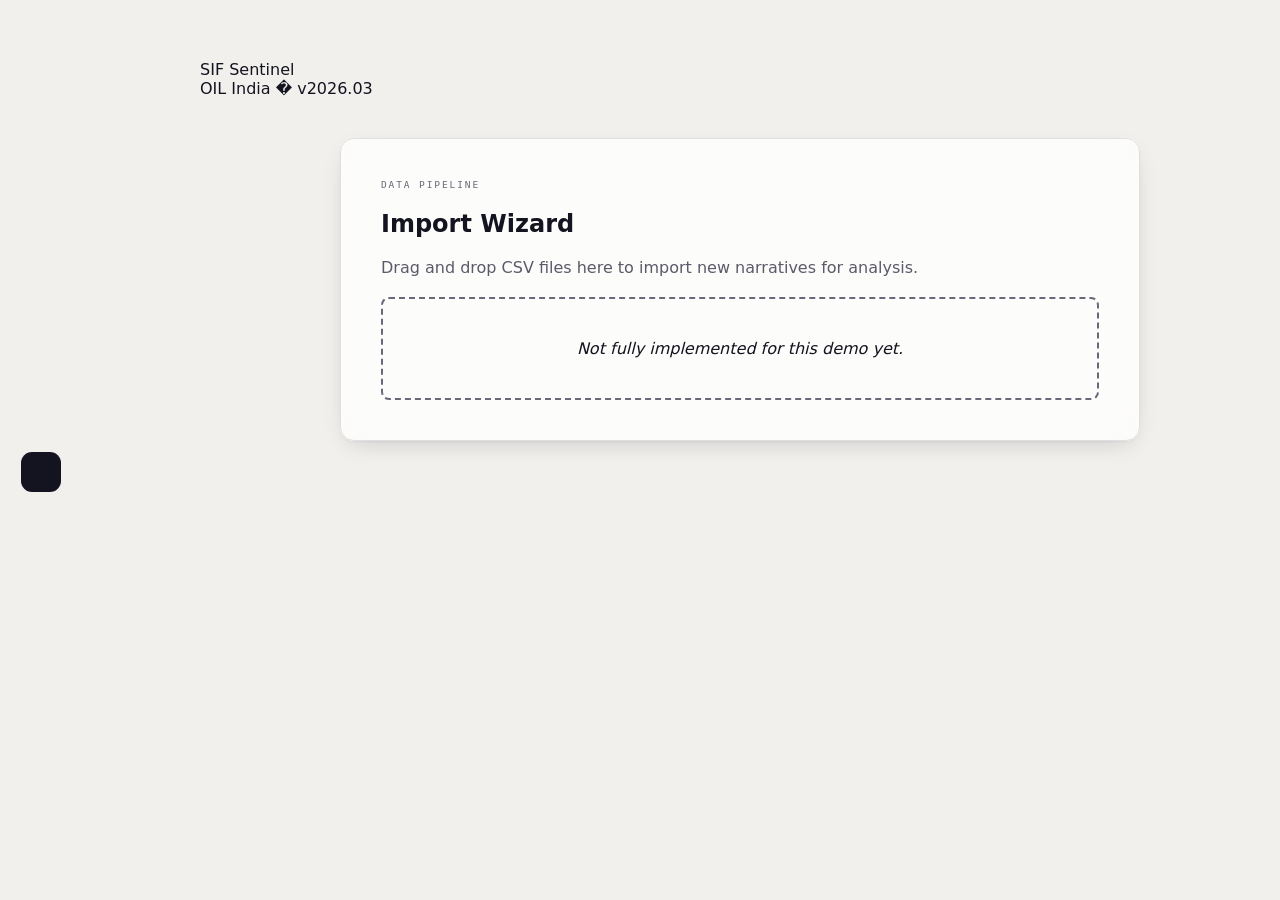
<file: services/frontend/import.html>
<!DOCTYPE html>
<html lang="en">
<head>
<meta charset="UTF-8">
<title>Import Wizard � SIF Sentinel</title>
<link rel="stylesheet" href="css/sentinel.css">
<style>
  body { padding-left: 200px; padding-top: 60px; }
  .wizard { max-width: 800px; margin: 40px auto; }
</style>
</head>
<body>

<div id="header">
  <div class="brand">SIF Sentinel</div>
  <div><div class="ds">OIL India � v2026.03</div></div>
</div>

<div id="dock">
  <button class="nav" onclick="location.href='index.html'" data-dest="Command Centre"><span><i class="sc-icon">map</i></span></button>
  <button class="nav" onclick="location.href='insights.html'" data-dest="Insights"><span><i class="sc-icon">analytics</i></span></button>
  <button class="nav on" data-dest="Import"><span><i class="sc-icon">upload</i></span></button>
  <button class="nav" onclick="location.href='lab.html'" data-dest="Luck Lab"><span><i class="sc-icon">science</i></span></button>
</div>

<div class="wizard glass glass-ring" style="padding:40px;">
  <div class="kicker">Data Pipeline</div>
  <h2>Import Wizard</h2>
  <p style="margin-top:20px; color:var(--ink-2);">Drag and drop CSV files here to import new narratives for analysis.</p>
  
  <div style="border: 2px dashed var(--ink-3); padding: 40px; text-align: center; border-radius: 8px; margin-top: 20px;">
    <i>Not fully implemented for this demo yet.</i>
  </div>
</div>

</body>
</html>
</file>
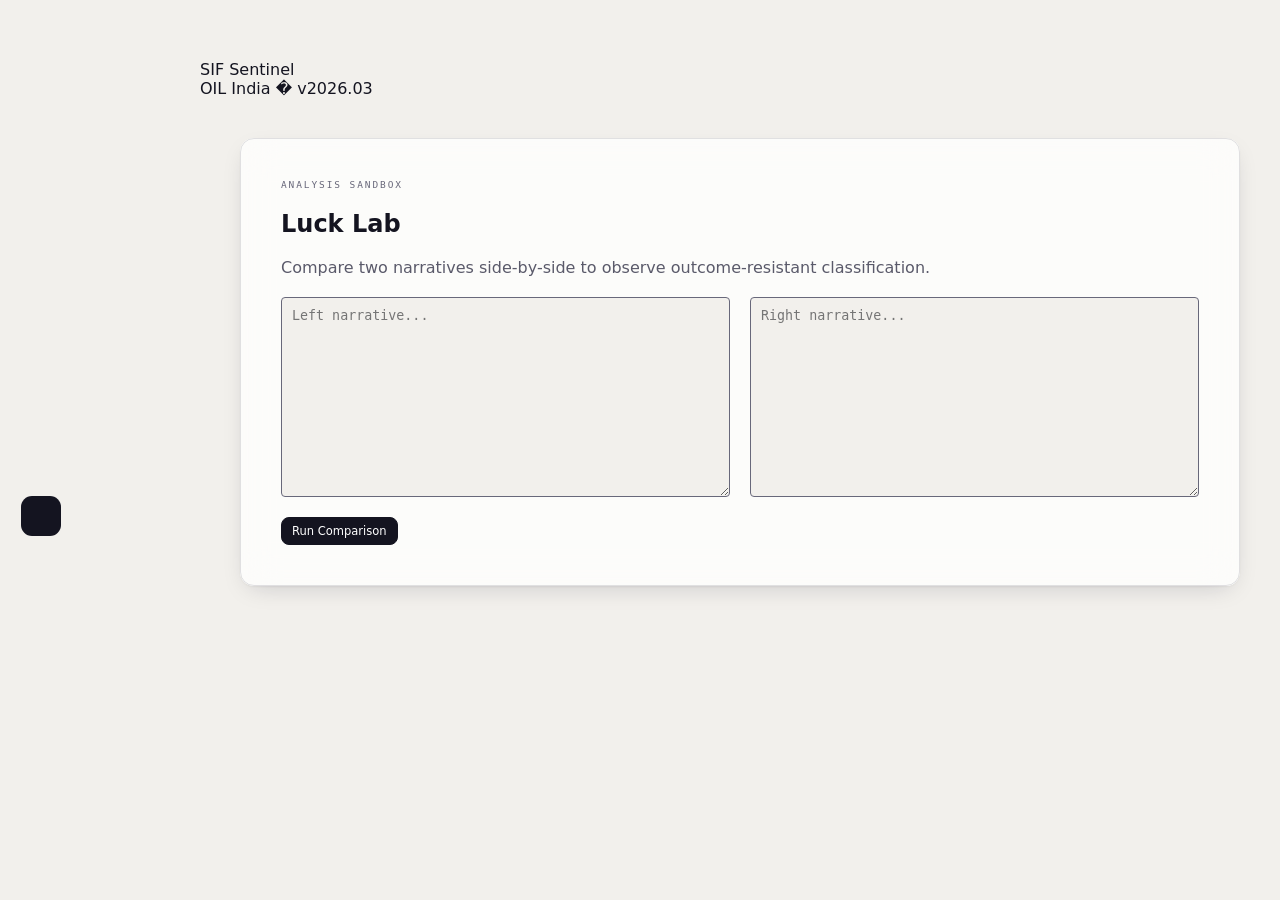
<file: services/frontend/lab.html>
<!DOCTYPE html>
<html lang="en">
<head>
<meta charset="UTF-8">
<title>Luck Lab � SIF Sentinel</title>
<link rel="stylesheet" href="css/sentinel.css">
<style>
  body { padding-left: 200px; padding-top: 60px; }
  .lab { max-width: 1000px; margin: 40px auto; }
</style>
</head>
<body>

<div id="header">
  <div class="brand">SIF Sentinel</div>
  <div><div class="ds">OIL India � v2026.03</div></div>
</div>

<div id="dock">
  <button class="nav" onclick="location.href='index.html'" data-dest="Command Centre"><span><i class="sc-icon">map</i></span></button>
  <button class="nav" onclick="location.href='insights.html'" data-dest="Insights"><span><i class="sc-icon">analytics</i></span></button>
  <button class="nav" onclick="location.href='import.html'" data-dest="Import"><span><i class="sc-icon">upload</i></span></button>
  <button class="nav on" data-dest="Luck Lab"><span><i class="sc-icon">science</i></span></button>
</div>

<div class="lab glass glass-ring" style="padding:40px;">
  <div class="kicker">Analysis Sandbox</div>
  <h2>Luck Lab</h2>
  <p style="margin-top:20px; color:var(--ink-2);">Compare two narratives side-by-side to observe outcome-resistant classification.</p>
  
  <div style="display:flex; gap:20px; margin-top: 20px;">
    <textarea style="flex:1; height:200px; padding:10px; border-radius:4px; border:1px solid var(--ink-3); background:var(--paper); color:var(--ink);" placeholder="Left narrative..."></textarea>
    <textarea style="flex:1; height:200px; padding:10px; border-radius:4px; border:1px solid var(--ink-3); background:var(--paper); color:var(--ink);" placeholder="Right narrative..."></textarea>
  </div>
  
  <button class="tbtn pri" style="margin-top: 20px;">Run Comparison</button>
</div>

</body>
</html>
</file>
<file: services/frontend/css/sentinel.css>
:root{
  --paper:#f2f0ec; --ink:#141420; --ink-2:#5a5a6a; --ink-3:#68687a;
  --line:rgba(20,20,32,.13);
  --violet:#5b3df5; --violet-soft:rgba(91,61,245,.10);
  --amber:#b5730b; --teal:#0d8467; --rose:#c0392b;
  --glass:rgba(255,255,255,.76);
  --shadow:0 1px 2px rgba(20,20,40,.05), 0 8px 26px -10px rgba(20,20,40,.22);
  --shadow-lg:0 2px 6px rgba(20,20,40,.06), 0 26px 60px -22px rgba(20,20,40,.35);
  --r:14px;
}
*{box-sizing:border-box}
html,body{height:100%}
body{margin:0;background:var(--paper);color:var(--ink);font-family:'Space Grotesk',system-ui,sans-serif;overflow:hidden;-webkit-font-smoothing:antialiased}
button{font:inherit;color:inherit;border:0;background:none;cursor:pointer}
input{font:inherit;color:inherit}
a{color:var(--violet)} a:hover{color:#3f27c9}
.mono{font-family:'IBM Plex Mono',monospace}
.kicker{font-family:'IBM Plex Mono',monospace;font-size:9.5px;letter-spacing:.2em;text-transform:uppercase;color:var(--ink-3)}
.glass{background:var(--glass);backdrop-filter:blur(18px) saturate(1.5);-webkit-backdrop-filter:blur(18px) saturate(1.5);border:1px solid rgba(255,255,255,.7);box-shadow:var(--shadow);border-radius:var(--r)}
.glass-ring{outline:1px solid var(--line);outline-offset:-1px}

/* ---------- atmosphere ---------- */
#atmos{position:fixed;inset:-10%;z-index:0;pointer-events:none;filter:blur(0px)}
.blob{position:absolute;border-radius:50%;filter:blur(70px);opacity:.55;transition:transform .5s cubic-bezier(.22,1,.36,1)}
#b1{width:44vw;height:44vw;left:6%;top:2%;background:radial-gradient(circle at 35% 35%,#c9c2ff,#e8dcff 45%,rgba(240,236,255,0) 70%)}
#b2{width:38vw;height:38vw;right:4%;top:8%;background:radial-gradient(circle at 50% 50%,#bfe6e0,#d9f0ea 45%,rgba(240,255,250,0) 70%)}
#b3{width:46vw;height:46vw;left:28%;bottom:-12%;background:radial-gradient(circle at 50% 50%,#ffd9c4,#ffe9dc 45%,rgba(255,245,240,0) 70%)}
#grain{position:fixed;inset:0;z-index:1;pointer-events:none;opacity:.30;mix-blend-mode:multiply;
  background-image:url("data:image/svg+xml,%3Csvg xmlns='http://www.w3.org/2000/svg' width='160' height='160'%3E%3Cfilter id='n'%3E%3CfeTurbulence type='fractalNoise' baseFrequency='.85' numOctaves='3'/%3E%3C/filter%3E%3Crect width='160' height='160' filter='url(%23n)' opacity='.5'/%3E%3C/svg%3E")}

/* ---------- shell ---------- */
#shell{position:fixed;inset:0;z-index:2;display:flex;flex-direction:column}
header#top{height:54px;flex:none;display:flex;align-items:center;gap:14px;padding:0 16px 0 14px;background:rgba(255,255,255,.62);backdrop-filter:blur(16px);border-bottom:1px solid var(--line);z-index:40}
.brand{display:flex;align-items:center;gap:9px;flex:none}
.brand .mk{width:20px;height:20px;border-radius:6px;background:linear-gradient(140deg,var(--violet),#8b6bff);box-shadow:0 2px 8px rgba(91,61,245,.35);position:relative}
.brand .mk::after{content:"";position:absolute;inset:6px;border-radius:2px;background:#fff;opacity:.9}
.brand b{font-size:13.5px;letter-spacing:.02em;font-weight:600}
.dataset{display:flex;align-items:center;gap:7px;min-width:0;padding:4px 9px;border-radius:8px;border:1px solid var(--line);background:rgba(255,255,255,.6);font-family:'IBM Plex Mono',monospace;font-size:10.5px;color:var(--ink-2);white-space:nowrap;overflow:hidden;text-overflow:ellipsis}
.dot{width:5px;height:5px;border-radius:50%;background:var(--teal);flex:none}
#searchWrap{position:relative;flex:1 1 420px;max-width:460px;margin:0 auto}
#search{width:100%;height:34px;border-radius:10px;border:1px solid var(--line);background:rgba(255,255,255,.75);padding:0 12px 0 32px;outline:none;font-size:13px}
#search:focus{border-color:rgba(91,61,245,.5);box-shadow:0 0 0 3px var(--violet-soft)}
#searchWrap svg.mag{position:absolute;left:10px;top:9px;opacity:.45}
#results{position:absolute;top:40px;left:0;right:0;max-height:320px;overflow:auto;padding:5px;display:none;z-index:60}
#results.on{display:block}
.res{display:flex;gap:10px;align-items:center;width:100%;text-align:left;padding:8px 9px;border-radius:9px}
.res:hover,.res.k{background:var(--violet-soft)}
.res .rid{font-family:'IBM Plex Mono',monospace;font-size:11px;color:var(--violet);flex:none}
.res .rtx{font-size:12px;color:var(--ink-2);overflow:hidden;text-overflow:ellipsis;white-space:nowrap}
.hdr-right{margin-left:auto;display:flex;align-items:center;gap:8px;flex:none}
.pill{display:inline-flex;align-items:center;gap:6px;height:28px;padding:0 10px;border-radius:8px;border:1px solid var(--line);background:rgba(255,255,255,.6);font-size:11.5px;color:var(--ink-2);white-space:nowrap}
.pill:hover{background:#fff;color:var(--ink)}
.pill.on{background:var(--ink);color:#fff;border-color:var(--ink)}

#body{position:relative;flex:1 1 auto;min-height:0}

/* ---------- nav dock ---------- */
#dock{position:absolute;left:14px;top:50%;transform:translateY(-50%);z-index:35;padding:7px;display:flex;flex-direction:column;gap:4px}
.nav{position:relative;display:flex;align-items:center;gap:10px;height:40px;width:40px;padding:0 11px;border-radius:11px;overflow:hidden;white-space:nowrap;transition:width .32s cubic-bezier(.22,1,.36,1),background .18s}
.nav svg{flex:none;opacity:.7}
.nav span{font-size:12.5px;opacity:0;transition:opacity .2s}
#dock:hover .nav{width:158px}
#dock:hover .nav span{opacity:1}
.nav:hover{background:rgba(20,20,32,.06)}
.nav.on{background:var(--ink);color:#fff}
.nav.on svg{opacity:1}
.nav{color:inherit;text-decoration:none}
.beacon:focus-visible .bcore,.rnode:focus-visible,.rit:focus-visible,.pill:focus-visible,.lensbtn:focus-visible,.tbtn:focus-visible{outline:2px solid var(--violet);outline-offset:2px}
#dock .rule{height:1px;background:var(--line);margin:4px 6px}

/* ---------- lens rail ---------- */
#lens{position:absolute;left:50%;transform:translateX(-50%);top:12px;z-index:30;display:flex;padding:4px;gap:2px}
.lensbtn{height:30px;padding:0 13px;border-radius:9px;font-size:12px;color:var(--ink-2);display:flex;align-items:center;gap:7px;transition:.18s}
.lensbtn .n{font-family:'IBM Plex Mono',monospace;font-size:10px;color:var(--ink-3)}
.lensbtn:hover{background:rgba(20,20,32,.05);color:var(--ink)}
.lensbtn.on{background:var(--ink);color:#fff}
.lensbtn.on .n{color:rgba(255,255,255,.6)}

#identity{position:absolute;left:70px;top:14px;z-index:30;width:206px;padding:9px 12px;line-height:1.45;pointer-events:none}
@media (max-width:1180px){#identity{display:none}}
#identity .t{font-size:12.5px;font-weight:600}
#crumb{position:absolute;left:70px;top:96px;z-index:30;display:none;align-items:center;gap:8px;padding:7px 10px 7px 12px;font-size:12px}
#crumb.on{display:flex}
#crumb b,#crumb .mono{white-space:nowrap}
#crumb .x{width:20px;height:20px;border-radius:6px;display:grid;place-items:center;color:var(--ink-3)}
#crumb .x:hover{background:rgba(20,20,32,.07);color:var(--ink)}

/* ---------- map ---------- */
#map{position:absolute;inset:0;overflow:hidden;cursor:grab}
#map.drag{cursor:grabbing}
#map svg{position:absolute;inset:0;width:100%;height:100%;display:block}
.land{fill:rgba(20,20,32,.035);stroke:rgba(20,20,32,.10);stroke-width:.6}
.india{fill:rgba(255,255,255,.55);stroke:rgba(20,20,32,.42);stroke-width:1.05;stroke-linejoin:round}
.graticule{fill:none;stroke:rgba(20,20,32,.07);stroke-width:.5}
#sweep{position:absolute;inset:0;pointer-events:none;z-index:14;opacity:0}
#sweep.run{animation:sweep 1150ms cubic-bezier(.4,0,.2,1) 1}
@keyframes sweep{
  0%{opacity:0;transform:translateX(-60%)}
  12%{opacity:1}
  88%{opacity:1}
  100%{opacity:0;transform:translateX(60%)}
}
#sweep i{position:absolute;top:0;bottom:0;left:0;width:34%;background:linear-gradient(90deg,rgba(91,61,245,0),rgba(91,61,245,.13) 45%,rgba(91,61,245,.30) 60%,rgba(91,61,245,0));display:block}

#layers{position:absolute;inset:0;pointer-events:none;z-index:15}
#links{position:absolute;inset:0;width:100%;height:100%;overflow:visible}
.lay{position:absolute;inset:0}
.lay>*{pointer-events:auto}

/* ---------- beacons ---------- */
.beacon{position:absolute;margin:-15px 0 0 -15px;display:flex;align-items:center;gap:8px;padding:0;transition:opacity .35s,filter .35s}
.beacon.recede{opacity:.26;filter:saturate(.2)}
.bcore{position:relative;width:30px;height:30px;flex:none;display:grid;place-items:center;border-radius:50%;background:#fff;border:1.4px solid var(--ink);box-shadow:0 3px 12px -4px rgba(20,20,40,.4);transition:transform .28s cubic-bezier(.22,1,.36,1),box-shadow .28s,border-color .2s}
.beacon:hover .bcore,.beacon.sel .bcore{transform:scale(1.22);box-shadow:0 8px 22px -6px rgba(20,20,40,.45)}
.beacon.sel .bcore{border-color:var(--violet);border-width:2px}
.bcore .cnt{position:absolute;right:-6px;top:-7px;min-width:17px;height:17px;padding:0 4px;border-radius:9px;background:var(--ink);color:#fff;font-family:'IBM Plex Mono',monospace;font-size:10px;display:grid;place-items:center;letter-spacing:0}
.beacon[data-l="gaps"] .bcore{border-style:dashed}
.beacon[data-l="gaps"] .cnt{background:var(--amber)}
.beacon[data-l="all"] .cnt{background:var(--ink-2)}
.blab{display:none;padding:3px 9px;border-radius:8px;background:rgba(255,255,255,.9);border:1px solid var(--line);font-size:11.5px;white-space:nowrap;box-shadow:var(--shadow);align-items:baseline;gap:7px}
.blab .sub{font-family:'IBM Plex Mono',monospace;font-size:9.5px;color:var(--ink-3)}
.beacon.show-lab .blab,.beacon:hover .blab,.beacon.sel .blab{display:flex}
.arc{position:absolute;left:15px;top:15px;width:0;height:0;overflow:visible;opacity:0;transition:opacity .22s}
.beacon:hover .arc{opacity:1}
.cluster .bcore{border-style:dotted;background:rgba(255,255,255,.92)}
.cluster .glyph{font-family:'IBM Plex Mono',monospace;font-size:11px}
.glyph{font-family:'IBM Plex Mono',monospace;font-size:12px;font-weight:600;line-height:1}

/* ---------- constellation (spatial map) ---------- */
#constel .rnode{position:absolute;transform:translate(-50%,-50%);width:22px;height:22px;border-radius:50%;display:grid;place-items:center;background:#fff;border:1.5px solid var(--ink);box-shadow:0 3px 10px -3px rgba(20,20,40,.35);transition:transform .22s cubic-bezier(.22,1,.36,1),box-shadow .2s;animation:popConstel .38s cubic-bezier(.22,1,.36,1) both;padding:0;margin:0}
@keyframes popConstel{from{opacity:0;transform:translate(-50%,-50%) scale(.4)}to{opacity:1;transform:translate(-50%,-50%) scale(1)}}
#constel .rnode:hover,#constel .rnode.act{transform:translate(-50%,-50%) scale(1.28);z-index:5}
#constel .rnode i{width:8px;height:8px;border-radius:50%;background:var(--ink);display:block}
#constel .rnode[data-s="awaiting"]{border-color:var(--violet)} #constel .rnode[data-s="awaiting"] i{background:var(--violet)}
#constel .rnode[data-s="stale"]{border-color:var(--amber)} #constel .rnode[data-s="stale"] i{background:transparent;border:2px solid var(--amber);width:10px;height:10px}
#constel .rnode[data-s="reviewed"]{border-color:var(--teal)} #constel .rnode[data-s="reviewed"] i{background:var(--teal);width:6px;height:6px}
#constel .rnode[data-s="gap"]{border-style:dashed;border-color:var(--ink-2)} #constel .rnode[data-s="gap"] i{background:transparent;width:2px;height:9px;border-radius:0;box-shadow:0 0 0 0 #000;background:var(--ink-2)}
#constel .rnode[data-s="processing"]{border-color:var(--ink-3)} #constel .rnode[data-s="processing"] i{background:var(--ink-3);animation:proc 1.2s linear infinite}
@keyframes proc{0%,100%{opacity:.25}50%{opacity:1}}
#constel .rnode[data-s="failed"]{border-color:var(--rose)} #constel .rnode[data-s="failed"] i{background:var(--rose);width:9px;height:2px;border-radius:0}
.rlab{position:absolute;transform:translate(-50%,-50%);font-family:'IBM Plex Mono',monospace;font-size:9.5px;color:var(--ink-2);white-space:nowrap;pointer-events:none;background:rgba(242,240,236,.7);padding:1px 4px;border-radius:4px}

#tip{position:absolute;z-index:59;width:270px;padding:11px 12px;display:none;pointer-events:none}
#tip.on{display:block}
#tip .id{font-family:'IBM Plex Mono',monospace;font-size:11px;color:var(--violet)}
#tip .ex{font-size:12.5px;line-height:1.45;margin:6px 0 8px;color:var(--ink)}
#tip .row{display:flex;justify-content:space-between;gap:10px;font-size:11px;color:var(--ink-2);padding:3px 0;border-top:1px dashed var(--line)}

/* ---------- evidence thread ---------- */
#thread{position:absolute;z-index:58;width:296px;max-height:min(66vh,430px);overflow:auto;padding:12px;display:none;transform-origin:0 0}
#thread.on{display:block;animation:grow .42s cubic-bezier(.22,1,.36,1) both}
@keyframes grow{from{opacity:0;transform:scale(.72)}to{opacity:1;transform:scale(1)}}
#thread h4{margin:0;font-size:12.5px;font-weight:600;display:flex;align-items:center;gap:8px}
.steps{margin-top:10px;display:flex;flex-direction:column;gap:0}
.step{position:relative;display:flex;gap:10px;padding:7px 8px 7px 4px;border-radius:9px;text-align:left;width:100%;transition:background .18s}
.step:hover{background:rgba(20,20,32,.045)}
.step.em{background:var(--violet-soft);box-shadow:inset 0 0 0 1px rgba(91,61,245,.28)}
.step .mk2{position:relative;flex:none;width:16px;display:flex;justify-content:center}
.step .mk2 b{width:7px;height:7px;border-radius:50%;background:var(--ink);margin-top:5px;display:block;z-index:2}
.step:not(:last-child) .mk2::after{content:"";position:absolute;left:50%;top:12px;bottom:-9px;width:1px;background:var(--line)}
.step .tx{font-size:12px;line-height:1.4}
.step .lb{font-family:'IBM Plex Mono',monospace;font-size:9px;letter-spacing:.16em;text-transform:uppercase;color:var(--ink-3);display:block;margin-bottom:2px}
.step .src{font-family:'IBM Plex Mono',monospace;font-size:9.5px;color:var(--violet);opacity:0;transition:.18s}
.step:hover .src{opacity:1}
#aiverb{position:absolute;left:12px;right:12px;bottom:-14px;height:26px;display:none;align-items:center;gap:8px;padding:0 10px;border-radius:8px;background:var(--ink);color:#fff;font-size:11px;box-shadow:var(--shadow)}
#aiverb.on{display:flex}
#aiverb .sp{width:9px;height:9px;border-radius:50%;border:1.5px solid rgba(255,255,255,.4);border-top-color:#fff;animation:spin .7s linear infinite}
@keyframes spin{to{transform:rotate(360deg)}}
.threadfoot{display:flex;gap:6px;margin-top:11px;padding-top:10px;border-top:1px solid var(--line)}
.tbtn{height:28px;padding:0 10px;border-radius:8px;font-size:11.5px;border:1px solid var(--line);background:rgba(255,255,255,.7)}
.tbtn:hover{background:#fff}
.tbtn.pri{background:var(--ink);color:#fff;border-color:var(--ink)}
.tbtn.pri:hover{background:#000}
#oprec{margin-top:9px;font-family:'IBM Plex Mono',monospace;font-size:10px;color:var(--ink-2);display:none;align-items:center;gap:7px;padding:6px 8px;border-radius:8px;background:rgba(20,20,32,.05)}
#oprec.on{display:flex}

/* ---------- ribbon ---------- */
#ribbon{position:absolute;left:74px;right:16px;bottom:14px;z-index:32;padding:8px 10px;display:flex;align-items:center;gap:10px}
#ribbon .rk{flex:none;padding-right:8px;border-right:1px solid var(--line)}
#track{display:flex;gap:8px;overflow-x:auto;scrollbar-width:none;padding:1px;flex:1 1 auto;scroll-behavior:smooth}
#track::-webkit-scrollbar{display:none}
.rit{flex:none;display:flex;align-items:center;gap:9px;height:38px;padding:0 12px 0 10px;border-radius:10px;border:1px solid var(--line);background:rgba(255,255,255,.62);transition:.2s;white-space:nowrap}
.rit:hover,.rit.hl{background:#fff;border-color:rgba(91,61,245,.45);box-shadow:0 6px 18px -8px rgba(91,61,245,.5)}
.rit.on{background:var(--ink);color:#fff;border-color:var(--ink)}
.rit .no{font-family:'IBM Plex Mono',monospace;font-size:10px;color:var(--ink-3)}
.rit.on .no{color:rgba(255,255,255,.55)}
.rit .nm{font-size:12.5px;font-weight:500}
.rit .ct{font-family:'IBM Plex Mono',monospace;font-size:10px;letter-spacing:.1em;text-transform:uppercase;color:var(--violet)}
.rit.on .ct{color:#b9a8ff}
#queueBtn{flex:none}
#queue{position:absolute;left:74px;right:16px;bottom:62px;z-index:31;max-height:min(46vh,340px);overflow:auto;padding:6px;display:none}
#queue.on{display:block}
.qrow{display:grid;grid-template-columns:88px 1fr 120px 110px;gap:12px;align-items:center;width:100%;text-align:left;padding:9px 10px;border-radius:9px;font-size:12px}
.qrow:hover{background:var(--violet-soft)}
.qrow .qi{font-family:'IBM Plex Mono',monospace;font-size:11px;color:var(--violet)}
.qrow .qe{color:var(--ink-2);overflow:hidden;text-overflow:ellipsis;white-space:nowrap}
.qhead{color:var(--ink-3);font-family:'IBM Plex Mono',monospace;font-size:9.5px;letter-spacing:.18em;text-transform:uppercase;border-bottom:1px solid var(--line);border-radius:0}

/* ---------- edge controls ---------- */
#edge{position:absolute;right:16px;top:12px;z-index:33;display:flex;flex-direction:column;gap:8px;align-items:flex-end}
.efl{display:flex;align-items:center;gap:8px;height:32px;padding:0 11px;border-radius:10px;font-size:12px;background:var(--glass);backdrop-filter:blur(18px);border:1px solid rgba(255,255,255,.7);box-shadow:var(--shadow);white-space:nowrap}
.efl:hover{background:#fff}
.efl .b{font-family:'IBM Plex Mono',monospace;font-size:10px;padding:1px 6px;border-radius:6px;background:rgba(20,20,32,.08)}
.efl.warn .b{background:rgba(181,115,11,.16);color:var(--amber)}
#zoomctl{display:flex;flex-direction:column;padding:4px;gap:2px;width:34px;align-items:center}
#zoomctl button{width:26px;height:26px;border-radius:7px;display:grid;place-items:center;font-size:14px;color:var(--ink-2)}
#zoomctl button:hover{background:rgba(20,20,32,.07);color:var(--ink)}
#prov{position:absolute;right:16px;bottom:84px;white-space:nowrap;z-index:31;font-family:'IBM Plex Mono',monospace;font-size:9.5px;color:var(--ink-3);text-align:right;line-height:1.6;pointer-events:none}

/* ---------- panels / states ---------- */
.floatpanel{position:absolute;z-index:55;width:340px;max-height:calc(100vh - 180px);overflow:auto;padding:14px;display:none}
.floatpanel.on{display:block;animation:grow .3s cubic-bezier(.22,1,.36,1) both}
.fp-h{display:flex;align-items:center;justify-content:space-between;margin-bottom:8px}
.fp-row{display:flex;gap:10px;padding:9px 8px;border-radius:9px;text-align:left;width:100%;border-top:1px dashed var(--line);font-size:12px;line-height:1.4}
.fp-row:hover{background:var(--violet-soft)}
#empty{position:absolute;left:50%;top:46%;transform:translate(-50%,-50%);z-index:28;width:330px;padding:18px;text-align:center;display:none}
#empty.on{display:block}
#unavail{position:absolute;inset:0;z-index:26;display:none;place-items:center;background:repeating-linear-gradient(135deg,rgba(20,20,32,.03) 0 12px,rgba(20,20,32,0) 12px 24px)}
#unavail.on{display:grid}

/* ---------- workbench ---------- */
#wb{position:fixed;inset:54px 0 0 0;z-index:70;display:none;padding:26px 26px 26px 74px;overflow:auto}
#wb.on{display:block;animation:wbin .5s cubic-bezier(.22,1,.36,1) both}
@keyframes wbin{from{opacity:0;transform:scale(.94) translateY(14px)}to{opacity:1;transform:none}}
#body.receded #thread,#body.receded #tip,#body.receded #map,#body.receded #layers,#body.receded #ribbon,#body.receded #lens,#body.receded #edge,#body.receded #identity,#body.receded #crumb,#body.receded #prov{
  transition:opacity .45s,transform .45s,filter .45s;opacity:0;transform:scale(1.06);filter:blur(6px);pointer-events:none}
#map,#layers,#ribbon,#lens,#edge,#identity{transition:opacity .45s,transform .45s,filter .45s}
.wbgrid{display:grid;grid-template-columns:minmax(0,1.35fr) minmax(0,1fr);gap:18px;max-width:1180px;margin:0 auto}
.wbcard{padding:18px;border-radius:16px}
.wbcard h3{margin:0 0 4px;font-size:19px;font-weight:600;letter-spacing:-.01em}
.narr{font-size:15px;line-height:1.6;margin:14px 0 0;padding:14px;border-radius:12px;background:rgba(255,255,255,.6);border:1px solid var(--line)}
.chain{display:flex;flex-direction:column;gap:8px;margin-top:14px}
.chainrow{display:flex;gap:12px;padding:11px 12px;border-radius:11px;background:rgba(255,255,255,.55);border:1px solid var(--line);text-align:left;width:100%}
.chainrow:hover{background:#fff}
.chainrow .lb{display:block;margin-bottom:3px}
.wbside .kv{align-items:baseline}
.wbside .kv b{text-align:right}
.wbside .kv{display:flex;justify-content:space-between;gap:10px;padding:8px 0;border-bottom:1px dashed var(--line);font-size:12.5px}
.wbside .kv b{font-weight:500}
#wbback{display:flex;align-items:center;gap:8px;margin-bottom:14px;font-size:12.5px}

@media (max-width:900px){
  #searchWrap{max-width:none}
  #identity{display:none}
  #ribbon{left:14px;right:14px;bottom:10px}
  #dock{top:auto;bottom:74px;transform:none;flex-direction:row}
  #dock:hover .nav{width:40px}#dock:hover .nav span{opacity:0}
  .wbgrid{grid-template-columns:1fr}
  #wb{padding:20px 14px}
}

/* INSIGHTS SPECIFIC */

:root{
  --paper:#f2f0ec; --ink:#141420; --ink-2:#5a5a6a; --ink-3:#68687a;
  --line:rgba(20,20,32,.13);
  --violet:#5b3df5; --violet-soft:rgba(91,61,245,.10);
  --amber:#b5730b; --teal:#0d8467; --rose:#c0392b;
  --glass:rgba(255,255,255,.76);
  --shadow:0 1px 2px rgba(20,20,40,.05), 0 8px 26px -10px rgba(20,20,40,.22);
  --r:14px;
}
*{box-sizing:border-box}
html,body{height:100%}
body{margin:0;background:var(--paper);color:var(--ink);font-family:'Space Grotesk',system-ui,sans-serif;overflow:hidden;-webkit-font-smoothing:antialiased}
button{font:inherit;color:inherit;border:0;background:none;cursor:pointer;text-align:left}
input,select{font:inherit;color:inherit}
a{color:var(--violet)} a:hover{color:#3f27c9}
.mono{font-family:'IBM Plex Mono',monospace}
.kicker{font-family:'IBM Plex Mono',monospace;font-size:9.5px;letter-spacing:.2em;text-transform:uppercase;color:var(--ink-3)}
.glass{background:var(--glass);backdrop-filter:blur(18px) saturate(1.5);-webkit-backdrop-filter:blur(18px) saturate(1.5);border:1px solid rgba(255,255,255,.7);box-shadow:var(--shadow);border-radius:var(--r)}
.glass-ring{outline:1px solid var(--line);outline-offset:-1px}

#atmos{position:fixed;inset:-10%;z-index:0;pointer-events:none}
.blob{position:absolute;border-radius:50%;filter:blur(70px);opacity:.5}
#b1{width:44vw;height:44vw;left:2%;top:0%;background:radial-gradient(circle at 35% 35%,#c9c2ff,#e8dcff 45%,rgba(240,236,255,0) 70%)}
#b2{width:38vw;height:38vw;right:2%;top:12%;background:radial-gradient(circle at 50% 50%,#bfe6e0,#d9f0ea 45%,rgba(240,255,250,0) 70%)}
#b3{width:46vw;height:46vw;left:34%;bottom:-16%;background:radial-gradient(circle at 50% 50%,#ffd9c4,#ffe9dc 45%,rgba(255,245,240,0) 70%)}
#grain{position:fixed;inset:0;z-index:1;pointer-events:none;opacity:.3;mix-blend-mode:multiply;
  background-image:url("data:image/svg+xml,%3Csvg xmlns='http://www.w3.org/2000/svg' width='160' height='160'%3E%3Cfilter id='n'%3E%3CfeTurbulence type='fractalNoise' baseFrequency='.85' numOctaves='3'/%3E%3C/filter%3E%3Crect width='160' height='160' filter='url(%23n)' opacity='.5'/%3E%3C/svg%3E")}

#shell{position:fixed;inset:0;z-index:2;display:flex;flex-direction:column}
header#top{height:54px;flex:none;display:flex;align-items:center;gap:12px;padding:0 16px 0 14px;background:rgba(255,255,255,.62);backdrop-filter:blur(16px);border-bottom:1px solid var(--line);z-index:40}
.brand{display:flex;align-items:center;gap:9px;flex:none}
.brand .mk{width:20px;height:20px;border-radius:6px;background:linear-gradient(140deg,var(--violet),#8b6bff);box-shadow:0 2px 8px rgba(91,61,245,.35);position:relative}
.brand .mk::after{content:"";position:absolute;inset:6px;border-radius:2px;background:#fff;opacity:.9}
.brand b{font-size:13.5px;font-weight:600}
.dataset{display:flex;align-items:center;gap:7px;min-width:0;padding:4px 9px;border-radius:8px;border:1px solid var(--line);background:rgba(255,255,255,.6);font-family:'IBM Plex Mono',monospace;font-size:10.5px;color:var(--ink-2);white-space:nowrap;overflow:hidden;text-overflow:ellipsis}
.dot{width:5px;height:5px;border-radius:50%;background:var(--teal);flex:none}
#searchWrap{position:relative;flex:1 1 380px;max-width:420px;margin:0 auto}
#search{width:100%;height:34px;border-radius:10px;border:1px solid var(--line);background:rgba(255,255,255,.75);padding:0 12px 0 32px;outline:none;font-size:13px}
#search:focus{border-color:rgba(91,61,245,.5);box-shadow:0 0 0 3px var(--violet-soft)}
#searchWrap svg.mag{position:absolute;left:10px;top:9px;opacity:.45}
.hdr-right{margin-left:auto;display:flex;align-items:center;gap:8px;flex:none}
.pill{display:inline-flex;align-items:center;gap:6px;height:28px;padding:0 10px;border-radius:8px;border:1px solid var(--line);background:rgba(255,255,255,.6);font-size:11.5px;color:var(--ink-2);white-space:nowrap}
.pill:hover{background:#fff;color:var(--ink)}
.pill.on{background:var(--ink);color:#fff;border-color:var(--ink)}
select.pill{height:28px;padding:0 8px;-webkit-appearance:none;appearance:none}

#body{position:relative;flex:1 1 auto;min-height:0;display:flex}

/* dock */
#dock{position:absolute;left:14px;top:50%;transform:translateY(-50%);z-index:35;padding:7px;display:flex;flex-direction:column;gap:4px}
.nav{position:relative;display:flex;align-items:center;gap:10px;height:40px;width:40px;padding:0 11px;border-radius:11px;overflow:hidden;white-space:nowrap;transition:width .32s cubic-bezier(.22,1,.36,1),background .18s;color:inherit;text-decoration:none}
.nav svg{flex:none;opacity:.7}
.nav span{font-size:12.5px;opacity:0;transition:opacity .2s}
#dock:hover .nav{width:158px}
#dock:hover .nav span{opacity:1}
.nav:hover{background:rgba(20,20,32,.06)}
.nav.on{background:var(--ink);color:#fff}
.nav.on svg{opacity:1}

/* workspace */
#work{position:absolute;left:70px;right:0;top:0;bottom:0;display:flex;flex-direction:column;min-width:0}
#toolbar{flex:none;display:flex;align-items:center;gap:8px 8px;padding:10px 16px 6px 4px;flex-wrap:wrap;row-gap:8px}
#lensRail{display:flex;padding:4px;gap:2px;max-width:100%;overflow-x:auto;scrollbar-width:none}
#lensRail::-webkit-scrollbar{display:none}
.lensbtn{flex:none;white-space:nowrap;height:28px;padding:0 11px;border-radius:9px;font-size:11.5px;color:var(--ink-2);display:flex;align-items:center;gap:6px;transition:.18s}
.lensbtn:hover{background:rgba(20,20,32,.05);color:var(--ink)}
.lensbtn.on{background:var(--ink);color:#fff}
#filterBar{display:flex;align-items:center;gap:6px;flex-wrap:wrap;margin-left:auto}
.fchip{display:inline-flex;align-items:center;gap:6px;height:26px;padding:0 8px;border-radius:8px;border:1px dashed var(--line);font-size:11px;color:var(--ink-2);background:rgba(255,255,255,.5)}
.fchip.act{border-style:solid;border-color:rgba(91,61,245,.45);background:var(--violet-soft);color:var(--ink)}
.fchip .x{opacity:.6}

#lensNote{flex:none;padding:2px 18px 6px 8px;font-size:12px;color:var(--ink-2);max-width:760px;line-height:1.45}

#field{flex:1 1 auto;min-height:0;overflow:auto;padding:4px 18px 20px 8px;position:relative}
.stream>.expand,.stream>.flags{min-width:800px}
#field::-webkit-scrollbar{width:8px}#field::-webkit-scrollbar-thumb{background:rgba(20,20,32,.18);border-radius:8px}

.groupHead{display:flex;align-items:baseline;gap:10px;margin:14px 0 6px;padding-left:2px}
.groupHead .gt{font-size:12.5px;font-weight:600}
.groupHead .gd{font-size:11px;color:var(--ink-2)}

/* stream */
.stream{position:relative;display:block;width:100%;padding:9px 12px;border-radius:13px;margin-bottom:5px;transition:opacity .4s cubic-bezier(.22,1,.36,1),background .25s,transform .4s cubic-bezier(.22,1,.36,1);background:rgba(255,255,255,.42);border:1px solid rgba(255,255,255,.6);outline:1px solid var(--line);outline-offset:-1px}
.stream:hover{background:rgba(255,255,255,.85)}
.stream:focus-visible,.rnode:focus-visible,.step:focus-visible,.tbtn:focus-visible,.lensbtn:focus-visible,.pill:focus-visible{outline:2px solid var(--violet);outline-offset:2px}
.stream:focus{outline:2px solid rgba(91,61,245,.55);outline-offset:1px}
.stream.recede{opacity:.34}
.stream.sel{background:rgba(255,255,255,.92);outline-color:rgba(91,61,245,.55);box-shadow:0 12px 34px -18px rgba(91,61,245,.7)}
.stream.hidden{display:none}
.stream.enter{animation:draw .55s cubic-bezier(.22,1,.36,1) both}
@keyframes draw{from{opacity:0;clip-path:inset(0 100% 0 0);transform:translateY(4px)}to{opacity:1;clip-path:inset(0 0 0 0);transform:none}}
.srow{display:grid;grid-template-columns:104px 124px 150px 118px 146px minmax(146px,1fr);align-items:center;gap:0;min-width:800px}
.stage{position:relative;padding-right:16px;min-width:0}
.stage .lb{display:block;font-family:'IBM Plex Mono',monospace;font-size:8.5px;letter-spacing:.16em;text-transform:uppercase;color:var(--ink-3);margin-bottom:3px}
.stage .vl{font-size:12.5px;line-height:1.3;display:block;overflow:hidden;text-overflow:ellipsis}
.stage:not(:last-child)::after{content:"";position:absolute;right:2px;top:calc(50% + 5px);width:12px;height:1px;background:rgba(20,20,32,.28)}
.stage.dim .vl{color:var(--ink-3)}
.stage.hot .vl{color:var(--violet);font-weight:500}
.stage.hot::after{background:rgba(91,61,245,.5)}
.stage.shared .vl{box-shadow:inset 0 -1px 0 rgba(91,61,245,.35)}
.support{display:flex;align-items:center;gap:9px}
.sbar{position:relative;height:8px;border-radius:5px;background:rgba(20,20,32,.08);flex:1 1 60px;min-width:40px;overflow:hidden}
.sbar i{position:absolute;left:0;top:0;bottom:0;border-radius:5px;background:linear-gradient(90deg,#7b5df8,#5b3df5);transition:width .5s cubic-bezier(.22,1,.36,1)}
.sbar i.gapfill{background:linear-gradient(90deg,#d79a3a,#b5730b)}
.scount{font-family:'IBM Plex Mono',monospace;font-size:11.5px;white-space:nowrap}
.sden{font-family:'IBM Plex Mono',monospace;font-size:9.5px;color:var(--ink-3);white-space:nowrap}
.flags{display:flex;gap:5px;margin-top:7px;flex-wrap:wrap}
.flag{display:inline-flex;align-items:center;gap:5px;height:20px;padding:0 7px;border-radius:6px;font-family:'IBM Plex Mono',monospace;font-size:9.5px;letter-spacing:.06em;background:rgba(20,20,32,.055);color:var(--ink-2)}
.flag.gap{background:rgba(181,115,11,.14);color:#8a5708}
.flag.model{background:rgba(91,61,245,.12);color:#4527c9}
.flag.rev{background:rgba(13,132,103,.14);color:#0a6650}
.flag.inc{background:rgba(192,57,43,.12);color:#96271c}

/* expansion */
.expand{overflow:hidden;max-height:0;transition:max-height .45s cubic-bezier(.22,1,.36,1)}
.stream.sel .expand{max-height:1400px}
.expandInner{padding:12px 2px 2px;border-top:1px dashed var(--line);margin-top:10px}
.popline{display:flex;gap:6px;align-items:stretch;height:26px;border-radius:8px;overflow:hidden;margin-bottom:8px}
.popseg{display:flex;align-items:center;justify-content:center;font-family:'IBM Plex Mono',monospace;font-size:10px;color:#fff;transition:flex .45s cubic-bezier(.22,1,.36,1)}
.popkey{display:flex;gap:14px;flex-wrap:wrap;margin-bottom:12px}
.popkey span{display:inline-flex;align-items:center;gap:6px;font-size:11px;color:var(--ink-2)}
.popkey i{width:9px;height:9px;border-radius:3px;display:inline-block}
.disclose{font-size:11.5px;color:var(--ink-2);line-height:1.5;margin-bottom:12px;padding:8px 10px;border-radius:9px;background:rgba(20,20,32,.04)}
.constel{display:flex;flex-wrap:wrap;gap:7px}
.constel .rnode{position:relative;display:flex;flex-direction:column;gap:3px;width:158px;padding:8px 9px;border-radius:10px;background:rgba(255,255,255,.8);border:1px solid var(--line);transition:.2s;animation:pop .34s cubic-bezier(.22,1,.36,1) both;transform:none}
.constel .rnode:hover{border-color:rgba(91,61,245,.5);box-shadow:0 8px 20px -12px rgba(91,61,245,.8);transform:translateY(-1px)}
.constel .rnode.sel{border-color:var(--violet);background:#fff;box-shadow:0 10px 26px -14px rgba(91,61,245,.9)}
.constel .rnode .rid{font-family:'IBM Plex Mono',monospace;font-size:10.5px;color:var(--violet)}
.constel .rnode .rsite{font-size:11px;color:var(--ink-2);overflow:hidden;text-overflow:ellipsis;white-space:nowrap}
.constel .rnode .rstates{display:flex;gap:4px;margin-top:2px}
.rdot{width:7px;height:7px;border-radius:50%;display:inline-block}
.rdot.awaiting{background:var(--violet)}.rdot.confirmed{background:var(--teal)}.rdot.corrected{background:#7b5df8}
.rdot.gap{background:var(--amber)}.rdot.incomplete{background:var(--rose)}.rdot.stale{background:transparent;border:1.5px solid var(--amber)}

.thread{margin-top:10px;padding:12px 14px;border-radius:11px;background:rgba(255,255,255,.96);border:1px solid var(--line);position:relative;animation:popThread .32s cubic-bezier(.22,1,.36,1) both;clear:both}
@keyframes popThread{from{opacity:0;transform:translateY(8px) scale(.98)}to{opacity:1;transform:none}}
.thread::before{content:"";position:absolute;left:26px;top:-9px;width:1px;height:9px;background:var(--line)}
.thread h5{margin:0 0 8px;font-size:12.5px;font-weight:600;display:flex;align-items:center;gap:8px}
.step{position:relative;display:flex;gap:10px;padding:6px 8px 6px 2px;border-radius:8px;width:100%}
.step:hover{background:rgba(20,20,32,.045)}
.step.em{background:var(--violet-soft);box-shadow:inset 0 0 0 1px rgba(91,61,245,.28)}
.step .mk2{flex:none;width:14px;display:flex;justify-content:center;position:relative}
.step .mk2 b{width:7px;height:7px;border-radius:50%;margin-top:5px;display:block;z-index:2}
.step:not(:last-child) .mk2::after{content:"";position:absolute;left:50%;top:12px;bottom:-8px;width:1px;background:var(--line)}
.step .lb{display:block;font-family:'IBM Plex Mono',monospace;font-size:8.5px;letter-spacing:.16em;text-transform:uppercase;color:var(--ink-3);margin-bottom:2px}
.step .tx{font-size:12px;line-height:1.45}
.step .src{font-family:'IBM Plex Mono',monospace;font-size:9.5px;color:var(--violet);opacity:0}
.step:hover .src{opacity:1}
.tfoot{display:flex;gap:6px;margin-top:10px;padding-top:9px;border-top:1px solid var(--line);flex-wrap:wrap}
.tbtn{height:28px;padding:0 10px;border-radius:8px;font-size:11.5px;border:1px solid var(--line);background:rgba(255,255,255,.7)}
.tbtn:hover{background:#fff}
.tbtn.pri{background:var(--ink);color:#fff;border-color:var(--ink)}

.compareWrap{margin-top:6px;padding:10px 12px;border-radius:12px;background:rgba(91,61,245,.06);border:1px solid rgba(91,61,245,.25)}
.cmpGrid{display:grid;grid-template-columns:170px 1fr 1fr;gap:8px 14px;font-size:12px;margin-top:8px}
.cmpGrid .h{font-family:'IBM Plex Mono',monospace;font-size:9.5px;letter-spacing:.16em;text-transform:uppercase;color:var(--ink-3)}
.cmpGrid .d{color:var(--ink-2)}
.cmpGrid .diff{color:var(--ink);font-weight:500}

/* overview */
#overview{display:none;padding:6px 18px 24px 8px;overflow:auto;flex:1 1 auto}
#overview.on{display:block}
.ovBlock{padding:14px 16px;border-radius:14px;margin-bottom:12px}
.ovHead{display:flex;align-items:baseline;justify-content:space-between;gap:12px;flex-wrap:wrap;margin-bottom:10px}
.ovHead b{font-size:13px;font-weight:600}
.ovMeta{font-family:'IBM Plex Mono',monospace;font-size:9.5px;color:var(--ink-3)}
.compbar{display:flex;height:34px;border-radius:9px;overflow:hidden;gap:3px}
.compbar button{display:flex;align-items:center;justify-content:center;font-family:'IBM Plex Mono',monospace;font-size:10.5px;color:#fff;transition:.2s}
.compbar button:hover{filter:brightness(1.12)}
.tl{display:flex;align-items:flex-end;gap:6px;height:104px}
.tl button{flex:1;background:rgba(91,61,245,.22);border-radius:5px 5px 0 0;position:relative;transition:.2s}
.tl button:hover{background:rgba(91,61,245,.5)}
.tl button span{position:absolute;bottom:-17px;left:0;right:0;text-align:center;font-family:'IBM Plex Mono',monospace;font-size:9px;color:var(--ink-3)}
table.ovt{width:100%;border-collapse:collapse;font-size:12px}
table.ovt th{text-align:left;font-family:'IBM Plex Mono',monospace;font-size:9.5px;letter-spacing:.16em;text-transform:uppercase;color:var(--ink-3);padding:6px 8px;border-bottom:1px solid var(--line);cursor:pointer}
table.ovt td{padding:8px;border-bottom:1px dashed var(--line)}
table.ovt tbody tr:hover{background:var(--violet-soft);cursor:pointer}

/* context rail */
#rail{flex:none;display:flex;align-items:center;gap:10px 16px;padding:9px 16px;margin:0 16px 12px 8px;flex-wrap:wrap}
#rail .unit{display:flex;flex-direction:column;gap:2px;min-width:0;white-space:nowrap}
#rail .unit b{line-height:1.25}
#rail .right{white-space:nowrap}
#rail .unit b{font-size:12.5px;font-weight:500}
#rail .sep{width:1px;align-self:stretch;background:var(--line)}
#rail .right{margin-left:auto;display:flex;align-items:center;gap:8px}

/* tooltip / panels */
#tip{position:fixed;z-index:80;width:280px;padding:11px 12px;display:none;pointer-events:none}
#tip.on{display:block}
#tip .id{font-family:'IBM Plex Mono',monospace;font-size:11px;color:var(--violet)}
#tip .ex{font-size:12.5px;line-height:1.45;margin:6px 0 8px}
#tip .row{display:flex;justify-content:space-between;gap:10px;font-size:11px;color:var(--ink-2);padding:3px 0;border-top:1px dashed var(--line)}
.pop{position:fixed;z-index:78;width:330px;max-height:calc(100vh - 150px);overflow:auto;padding:14px;display:none}
.pop.on{display:block;animation:popMenu .28s cubic-bezier(.22,1,.36,1) both}
@keyframes popMenu{from{opacity:0;transform:translateY(6px) scale(.96)}to{opacity:1;transform:none}}
.pop h4{margin:0 0 8px;font-size:13px;font-weight:600}
.pop .prow{display:flex;gap:10px;width:100%;padding:8px;border-radius:9px;font-size:12px;line-height:1.4;border-top:1px dashed var(--line)}
.pop .prow:hover{background:var(--violet-soft)}

#aicursor{position:fixed;z-index:85;display:none;align-items:center;gap:8px;height:28px;padding:0 11px;border-radius:9px;background:var(--ink);color:#fff;font-size:11.5px;box-shadow:0 10px 30px -12px rgba(20,20,40,.8);transition:left .5s cubic-bezier(.22,1,.36,1),top .5s cubic-bezier(.22,1,.36,1)}
#aicursor.on{display:flex}
#aicursor .sp{width:9px;height:9px;border-radius:50%;border:1.5px solid rgba(255,255,255,.35);border-top-color:#fff;animation:spin .7s linear infinite}
@keyframes spin{to{transform:rotate(360deg)}}

#empty,#note{display:none;margin:18px 2px;padding:16px;border-radius:13px;max-width:520px}
#empty.on,#note.on{display:block}

/* workbench */
#wb{position:fixed;inset:54px 0 0 0;z-index:90;display:none;padding:24px 24px 24px 84px;overflow:auto}
#wb.on{display:block;animation:wbin .45s cubic-bezier(.22,1,.36,1) both}
@keyframes wbin{from{opacity:0;transform:scale(.95) translateY(12px)}to{opacity:1;transform:none}}
#body.receded #work,#body.receded #dock{transition:opacity .4s,transform .4s,filter .4s;opacity:0;transform:scale(1.04);filter:blur(6px);pointer-events:none}
#work,#dock{transition:opacity .4s,transform .4s,filter .4s}
.wbgrid{display:grid;grid-template-columns:minmax(0,1.3fr) minmax(0,1fr);gap:16px;max-width:1140px;margin:0 auto}
.wbcard{padding:18px;border-radius:16px}
.wbcard h3{margin:0 0 3px;font-size:19px;font-weight:600;letter-spacing:-.01em}
.narr{font-size:15px;line-height:1.6;margin:14px 0 0;padding:14px;border-radius:12px;background:rgba(255,255,255,.6);border:1px solid var(--line)}
.chainrow{display:flex;gap:12px;padding:11px 12px;border-radius:11px;background:rgba(255,255,255,.55);border:1px solid var(--line);width:100%;margin-top:8px}
.chainrow:hover{background:#fff}
.kv{display:flex;justify-content:space-between;gap:12px;padding:8px 0;border-bottom:1px dashed var(--line);font-size:12.5px;align-items:baseline}
.kv b{font-weight:500;text-align:right}

body.rm *{animation-duration:.001ms !important;transition-duration:.001ms !important}
@media (prefers-reduced-motion:reduce){*{animation-duration:.001ms !important;transition-duration:.001ms !important}}
@media (max-width:1080px){ .wbgrid{grid-template-columns:1fr} }

/* Evidence-graph link buttons */
.tbtn{display:inline-flex;align-items:center;text-decoration:none}
</file>
